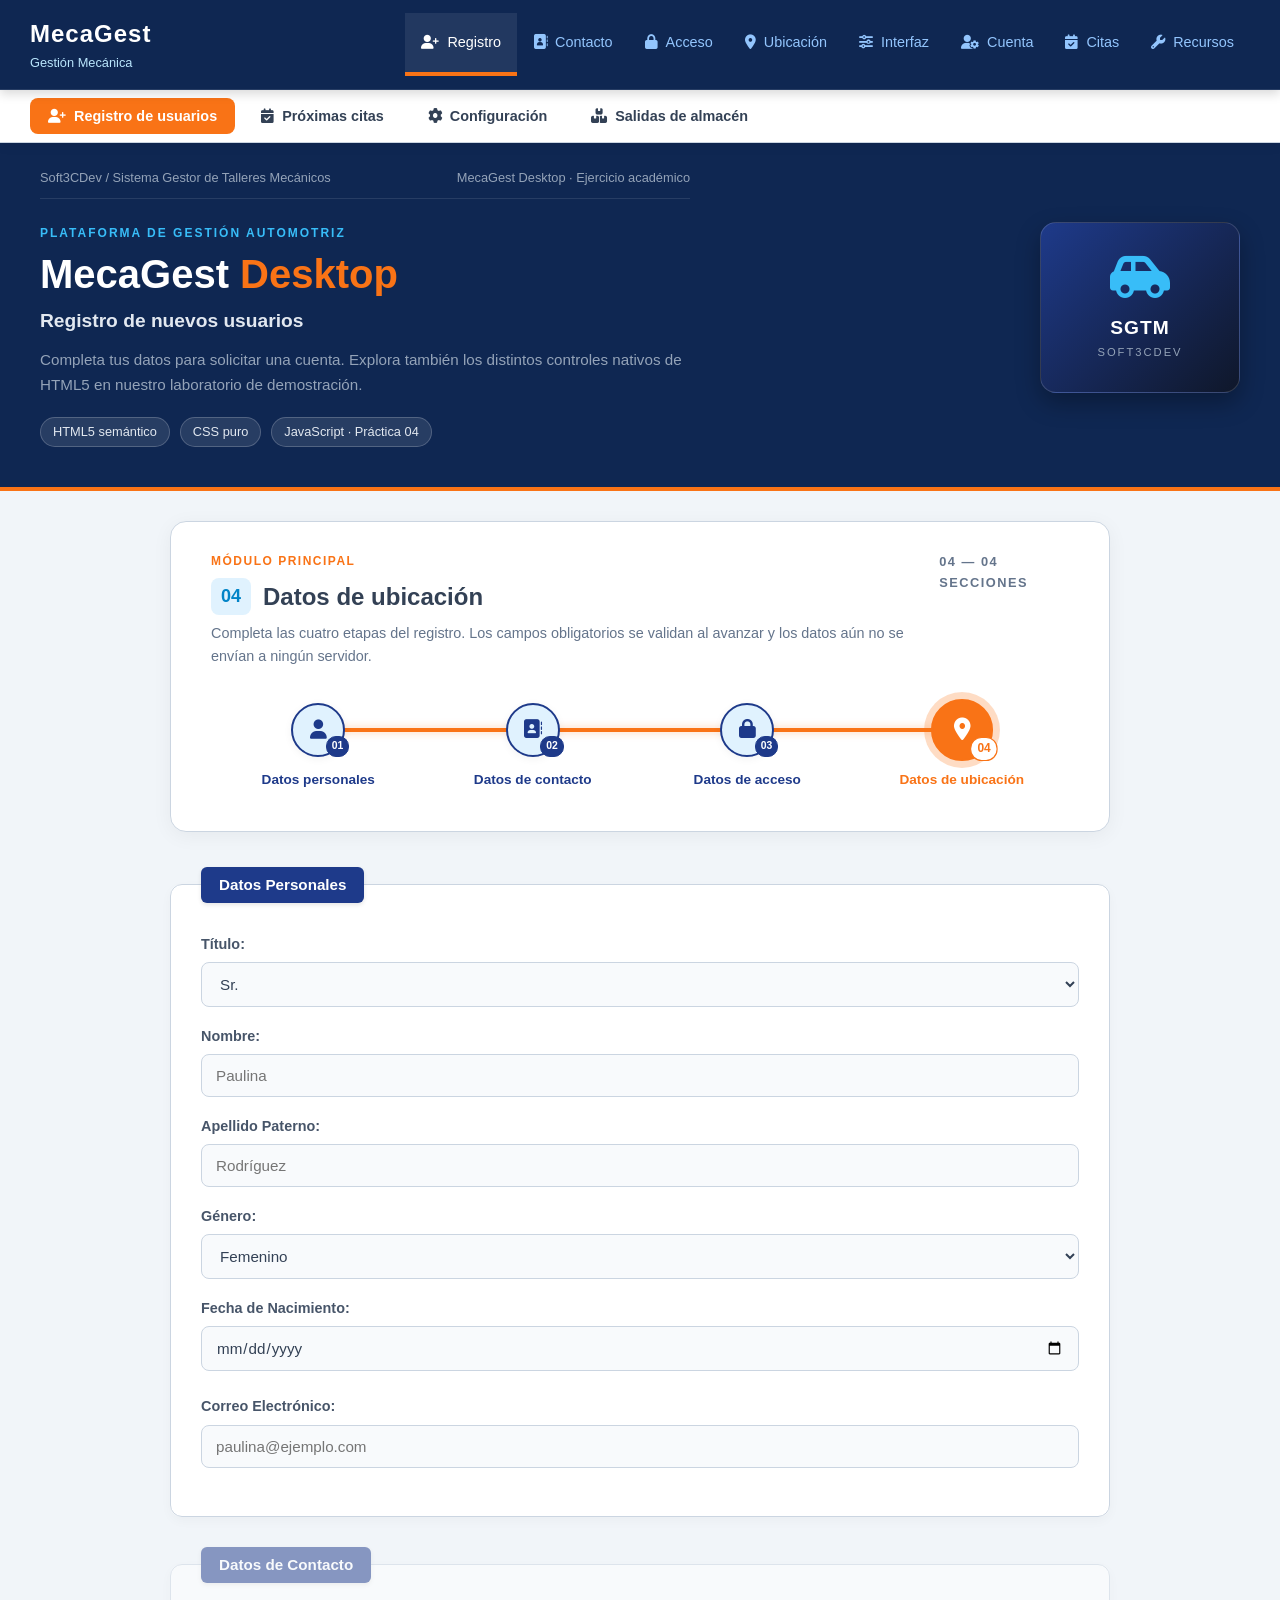
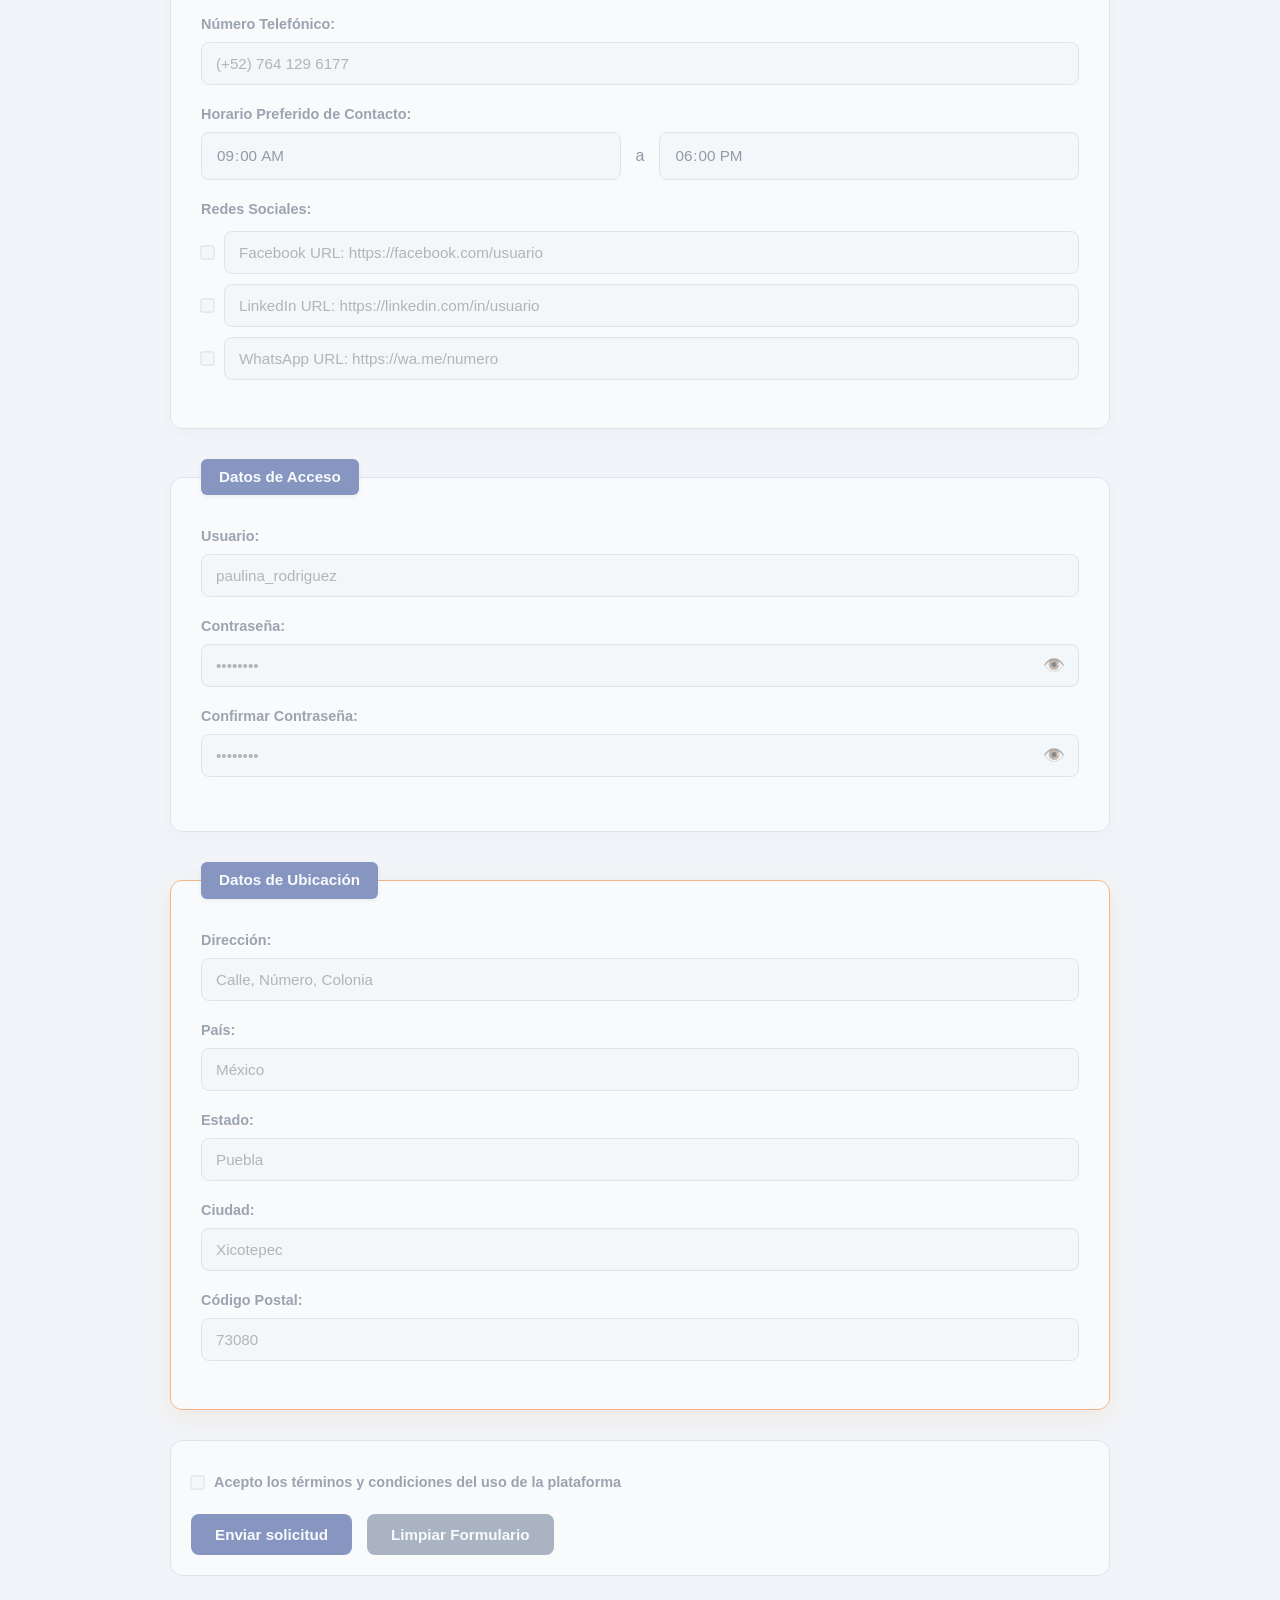
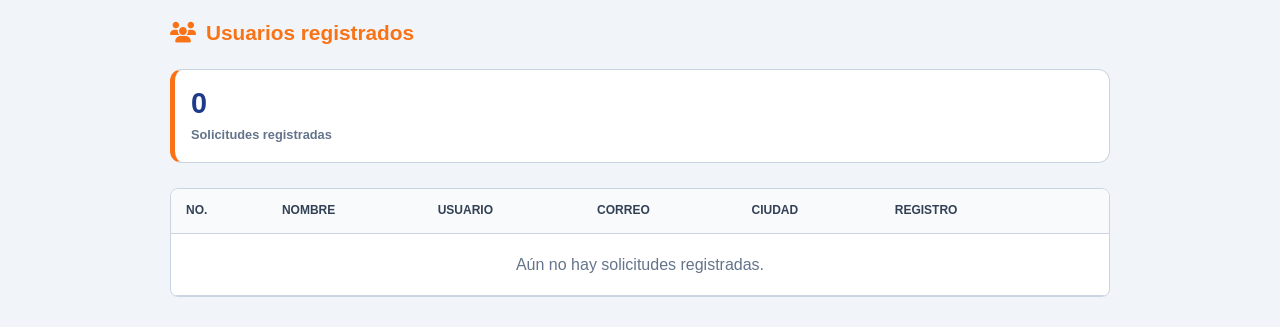
<file: index.html>
<!DOCTYPE html>
<html lang="es">
  <head>
    <meta charset="UTF-8">
    <meta http-equiv="refresh" content="0; url=Practica04/Registro.html">
    <script>
      window.location.replace("Practica04/Registro.html");
    </script>
  </head>
  <body>
    <p>si no redirige solo, <a href="Practica04/Registro.html"> haz clic aquí</a>.</p>
  </body>
</html>
</file>
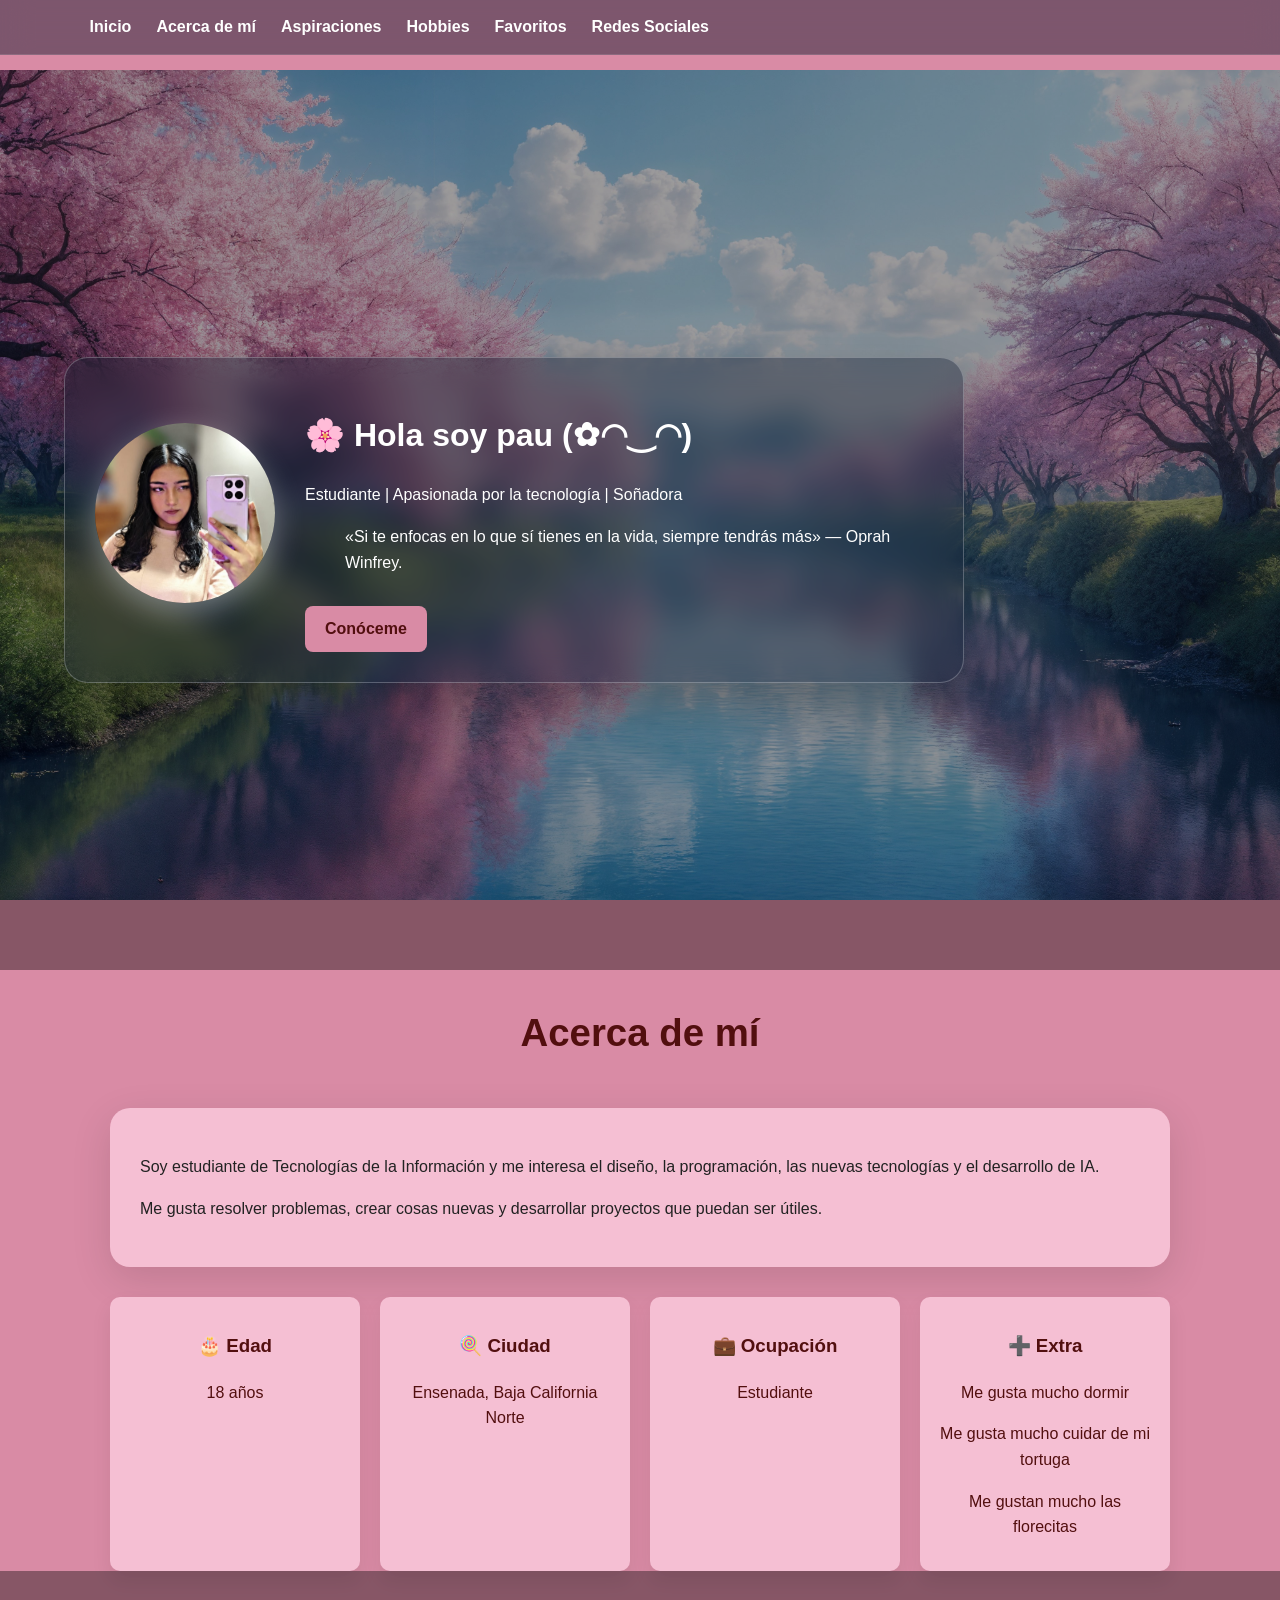
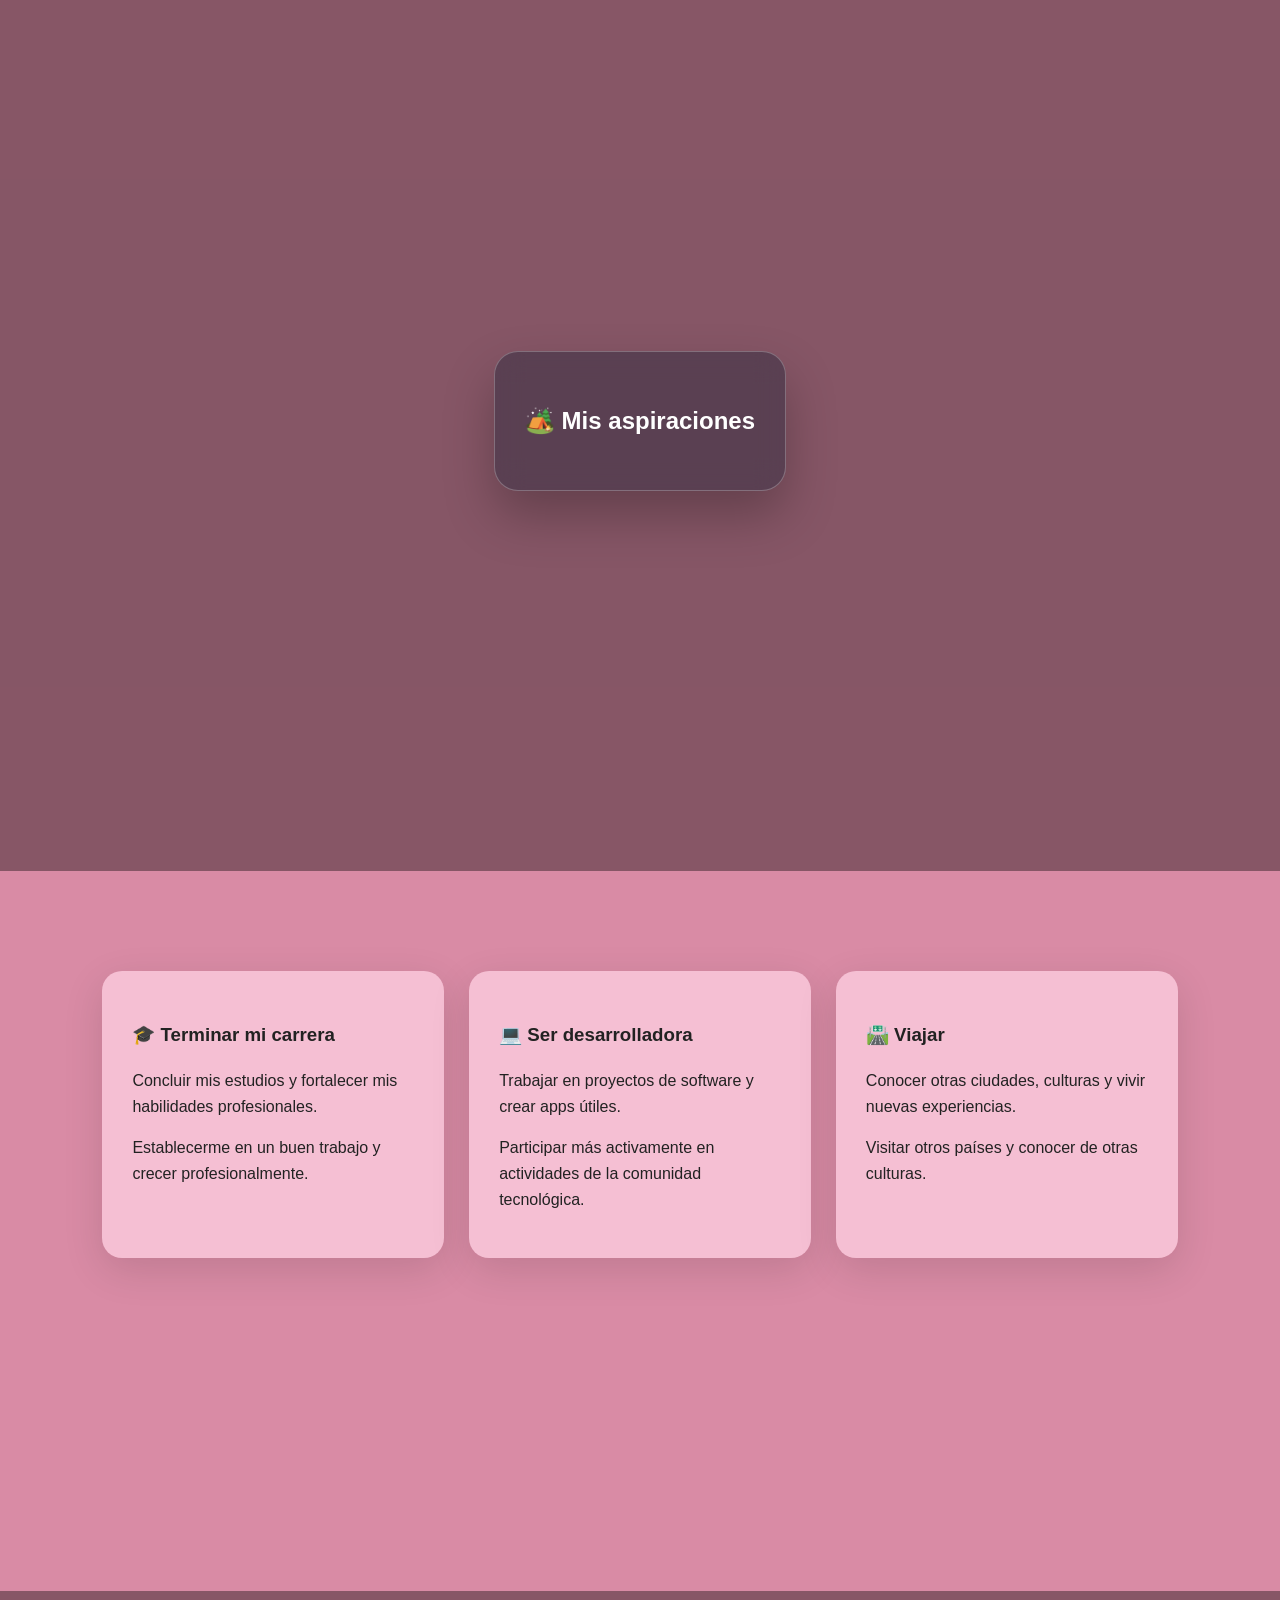
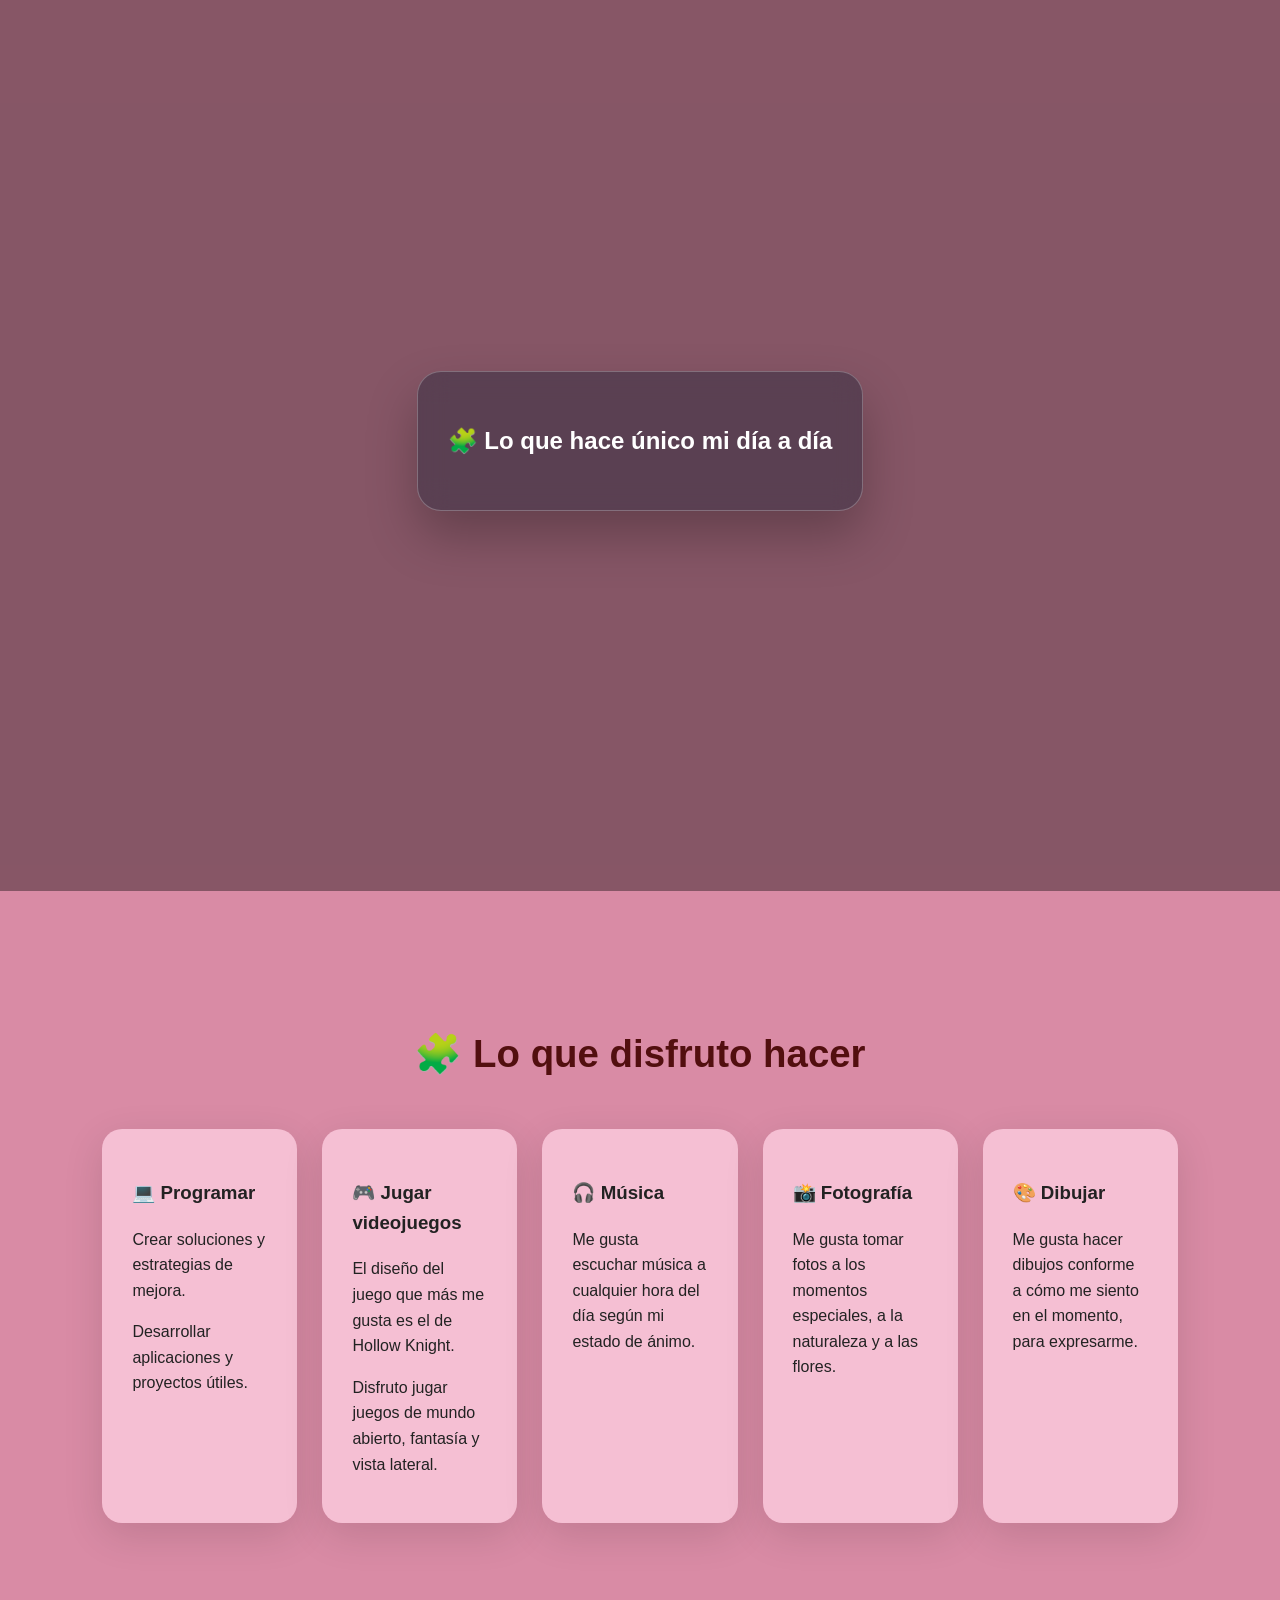
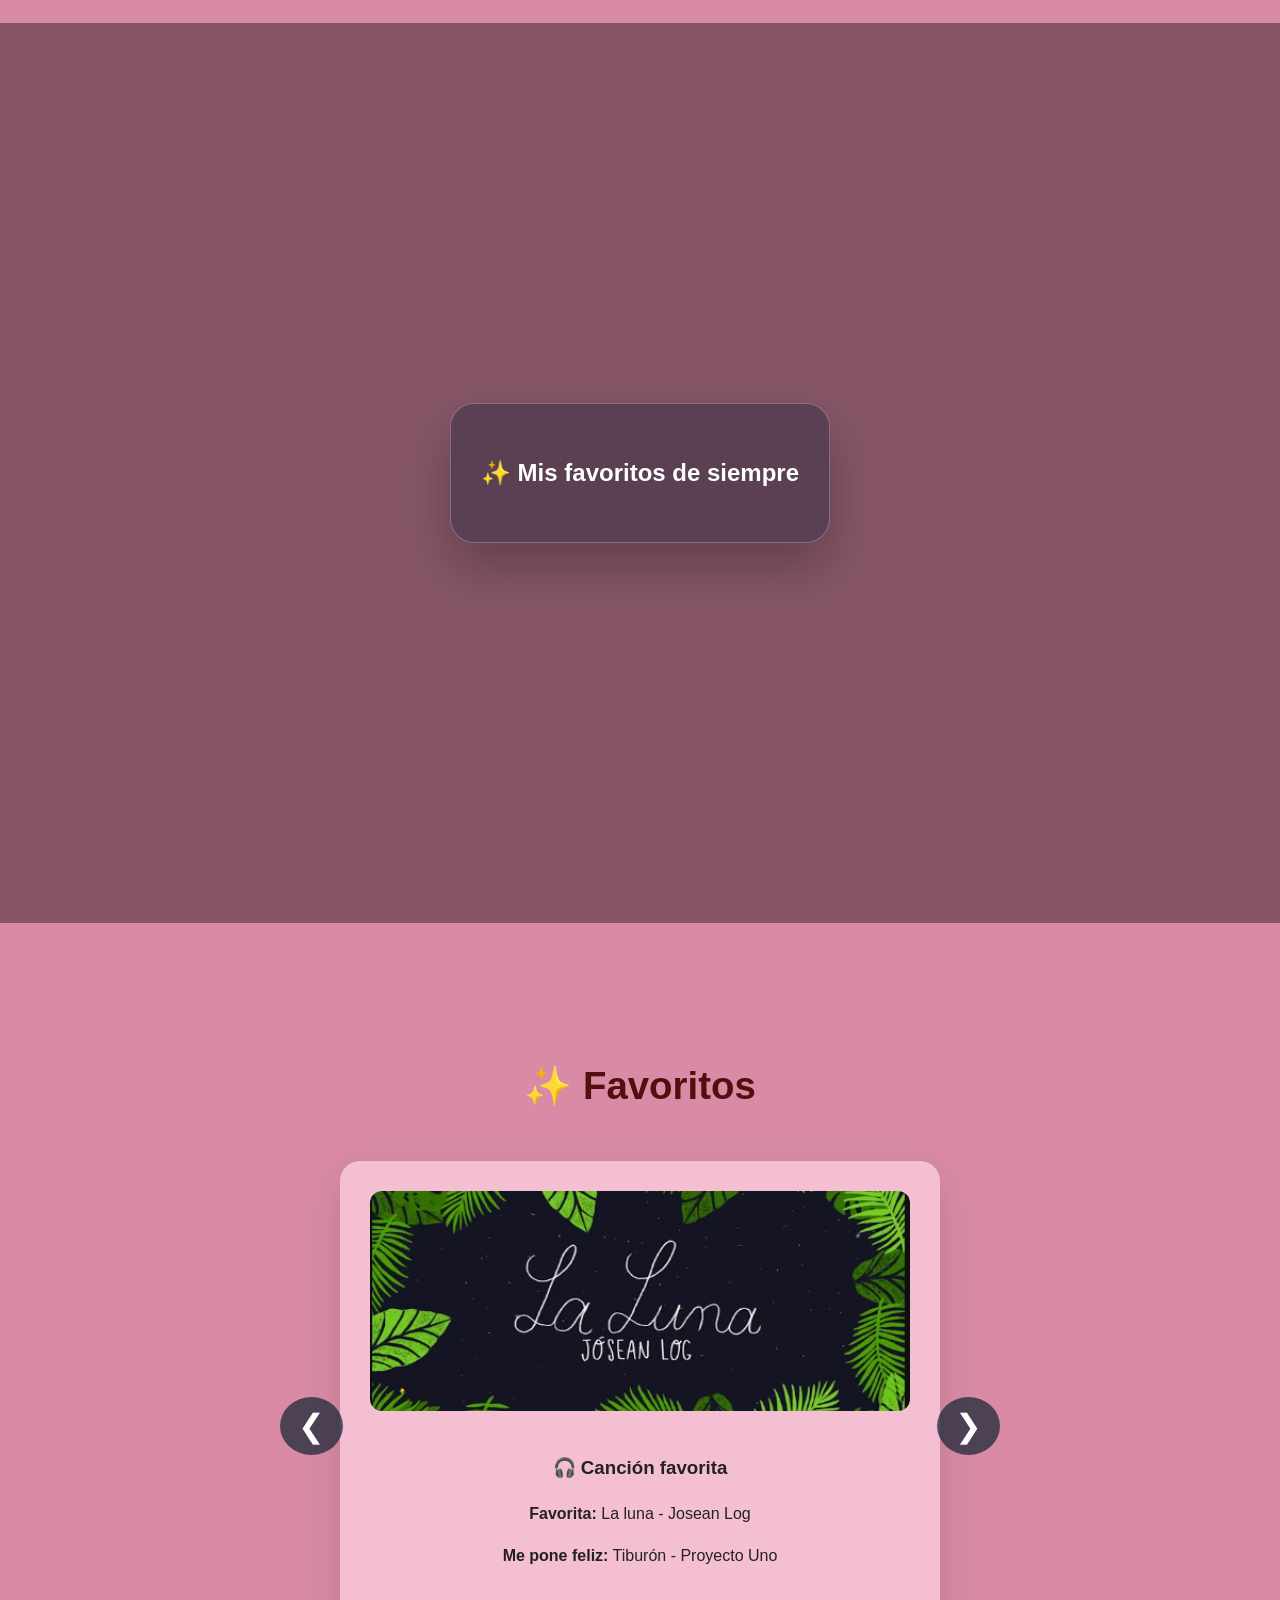
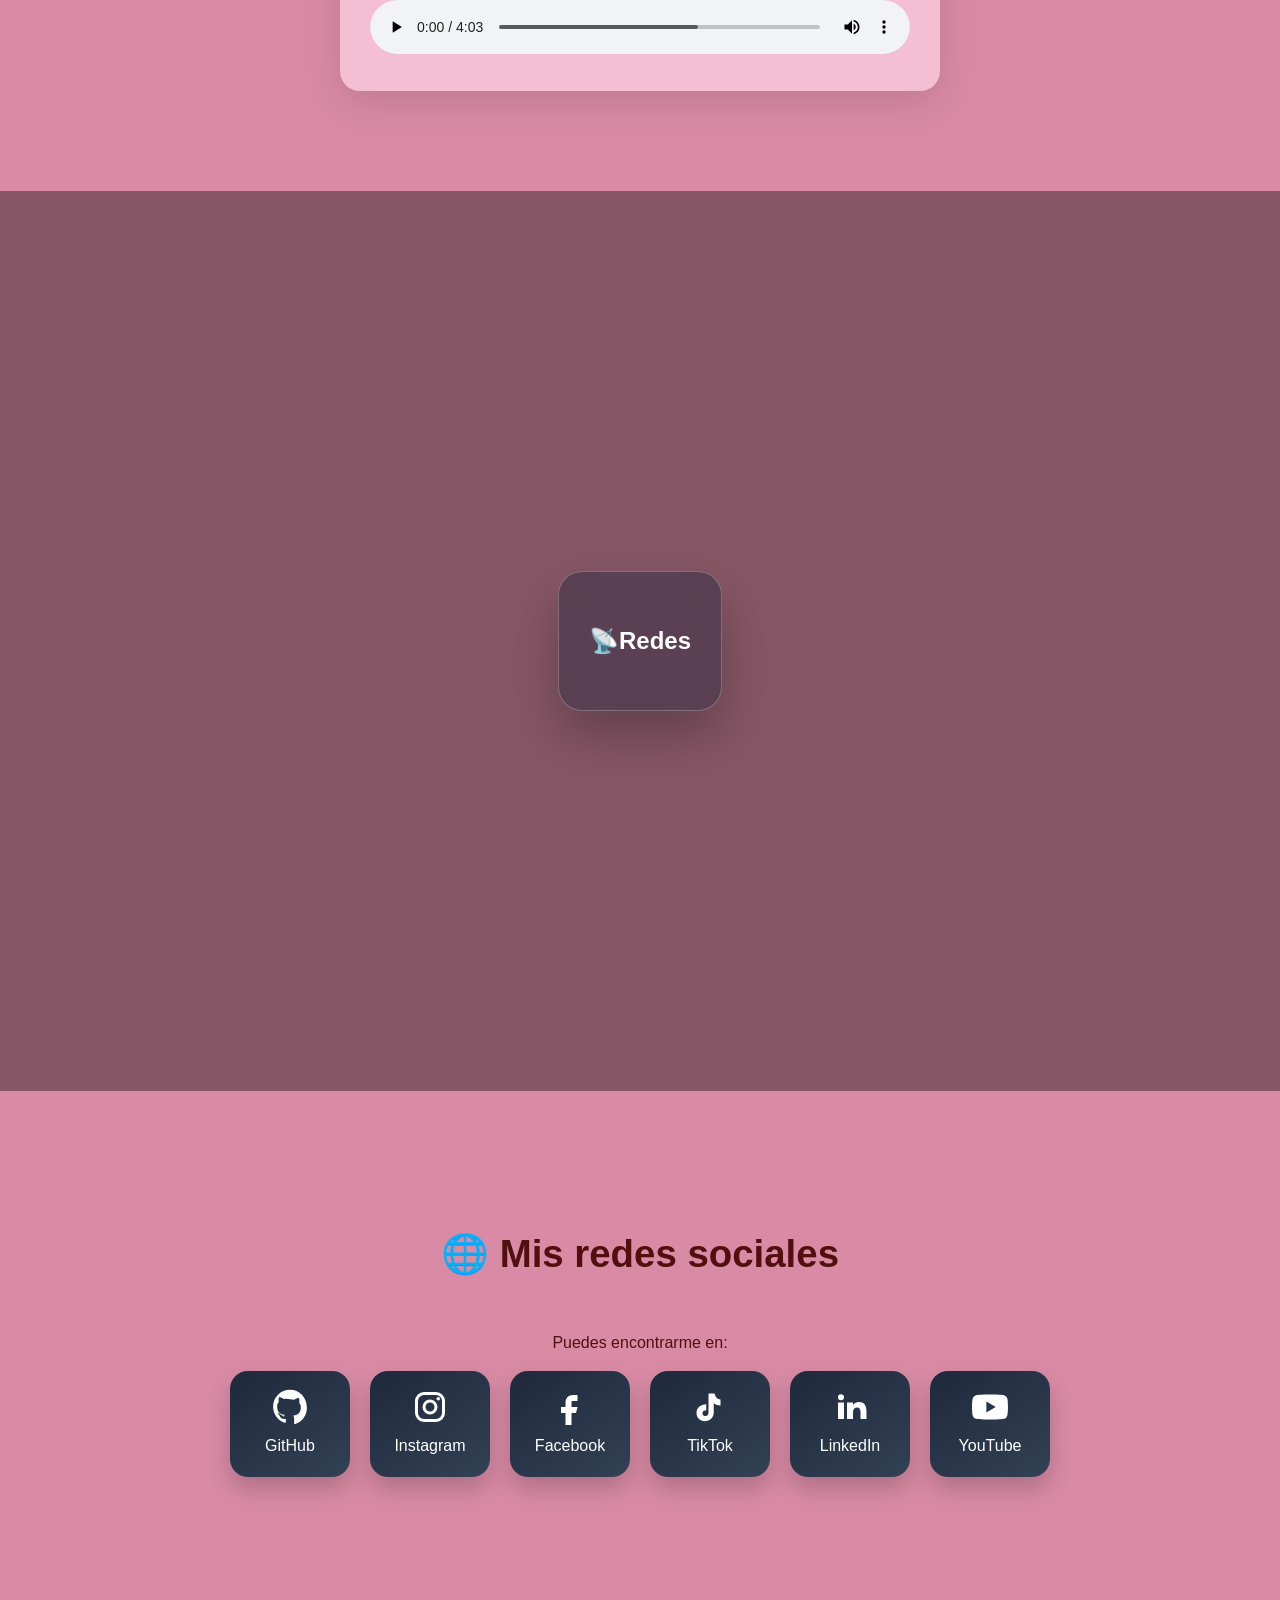
<file: MiPerfil.html>
<!DOCTYPE html>
<html lang="es">
<head>
    <meta charset="UTF-8">
    <meta name="viewport" content="width=device-width, initial-scale=1.0">
    <meta name="description" content="Mi perfil de estudiante">
    <title>Paulina Myllely Angelyn Rodriguez Hernandez - T.S.U. en Desarrollo de Software</title>
    <link id="mi-favicon" rel="icon" href="Practica03/assets/yop.jpeg" type="image/jpeg">
    <link rel="stylesheet" href="Practica03/CSS/styles.CSS">
</head>
<body>

    <!--======================-->
    <!-- NAVEGACIÓN -->
    <!--======================-->
    <nav>
        <ul>
            <li class="menu_option"><a href="#inicio">Inicio</a></li>
            <li class="menu_option"><a href="#acercaDeMi">Acerca de mí</a></li>
            <li class="menu_option"><a href="#aspiraciones">Aspiraciones</a></li>
            <li class="menu_option"><a href="#hobbies">Hobbies</a></li>
            <li class="menu_option"><a href="#favoritos">Favoritos</a></li>
            <li class="menu_option"><a href="#redes">Redes Sociales</a></li>
        </ul>
    </nav>

    <!--======================-->
    <!-- HEADER / HERO -->
    <!--======================-->
    <header id="inicio" class="parallax parallax-1">
        <div class="glass hero-card">
            <img src="Practica03/assets/yop.jpeg" class="profile-img" alt="Foto de perfil">

            <div class="profile-content">
                <h1>🌸 Hola soy pau (✿◠‿◠)</h1>
                <p>Estudiante | Apasionada por la tecnología | Soñadora</p>
                <blockquote>
                    «Si te enfocas en lo que sí tienes en la vida, siempre tendrás más» — Oprah Winfrey.
                </blockquote>
                <a href="#acercaDeMi" class="boton">Conóceme</a>
            </div>
        </div>
    </header>

    <!--======================-->
    <!-- ACERCA DE MÍ -->
    <!--======================-->
    <section id="acercaDeMi" class="section contenedor">
        <h2>Acerca de mí</h2>
        
        <div class="card">
            <p>Soy estudiante de Tecnologías de la Información y me interesa el diseño, la programación, las nuevas tecnologías y el desarrollo de IA.</p>
            <p>Me gusta resolver problemas, crear cosas nuevas y desarrollar proyectos que puedan ser útiles.</p>
        </div>

        <div class="datos">
            <article>
                <h3>🎂 Edad</h3>
                <p>18 años</p>
            </article>
            <article>
                <h3>🍭 Ciudad</h3>
                <p>Ensenada, Baja California Norte</p>
            </article>
            <article>
                <h3>💼 Ocupación</h3>        
                <p>Estudiante</p>
            </article>
            <article>
                <h3>➕ Extra</h3>
                <p>Me gusta mucho dormir</p>
                <p>Me gusta mucho cuidar de mi tortuga</p>
                <p>Me gustan mucho las florecitas</p>
            </article>
        </div>
    </section>

    <!-- SEPARADOR PARALLAX -->
    <div class="parallax parallax-2">
        <div class="glass">
            <h2>🏕️ Mis aspiraciones</h2>
        </div>
    </div>

    <!--======================-->
    <!-- CONTENIDO DE ASPIRACIONES -->
    <!--======================-->
    <section id="aspiraciones" class="seccion">
        <div class="grid">
            <article class="card">
                <h3>🎓 Terminar mi carrera</h3>
                <p>Concluir mis estudios y fortalecer mis habilidades profesionales.</p>
                <p>Establecerme en un buen trabajo y crecer profesionalmente.</p>
            </article>
            <article class="card">
                <h3>💻 Ser desarrolladora</h3>
                <p>Trabajar en proyectos de software y crear apps útiles.</p>
                <p>Participar más activamente en actividades de la comunidad tecnológica.</p>
            </article>
            <article class="card">
                <h3>🛣️ Viajar</h3>
                <p>Conocer otras ciudades, culturas y vivir nuevas experiencias.</p>
                <p>Visitar otros países y conocer de otras culturas.</p>
            </article>
        </div>
    </section>

    <!-- SEPARADOR PARALLAX -->
    <div class="parallax parallax-3">
        <div class="glass">
            <h2>🧩 Lo que hace único mi día a día</h2>
        </div>
    </div>

    <!--======================-->
    <!-- HOBBIES -->
    <!--======================-->
    <section id="hobbies" class="seccion solido-3">
        <h2>🧩 Lo que disfruto hacer</h2>
        <div class="grid cinco">
            <article class="card">
                <h3>💻 Programar</h3>
                <p>Crear soluciones y estrategias de mejora.</p>
                <p>Desarrollar aplicaciones y proyectos útiles.</p>
            </article>
            <article class="card">
                <h3>🎮 Jugar videojuegos</h3>
                <p>El diseño del juego que más me gusta es el de Hollow Knight.</p>
                <p>Disfruto jugar juegos de mundo abierto, fantasía y vista lateral.</p>
            </article>
            <article class="card">
                <h3>🎧 Música</h3>
                <p>Me gusta escuchar música a cualquier hora del día según mi estado de ánimo.</p>
            </article>
            <article class="card">
                <h3>📸 Fotografía</h3>
                <p>Me gusta tomar fotos a los momentos especiales, a la naturaleza y a las flores.</p>
            </article>
            <article class="card">
                <h3>🎨 Dibujar</h3>
                <p>Me gusta hacer dibujos conforme a cómo me siento en el momento, para expresarme.</p>
            </article>
        </div>
    </section>

    <!-- SEPARADOR PARALLAX -->
    <div class="parallax parallax-4">
        <div class="glass">
            <h2>✨ Mis favoritos de siempre</h2>
        </div>
    </div>


<!--======================-->
<!-- FAVORITOS CON CARRUSEL Y MÚSICA -->
<!--======================-->
    <section id="favoritos" class="seccion">
    <h2>✨ Favoritos</h2>
    
    <div class="carrusel-contenedor">
        <button class="carrusel-btn prev" onclick="moverCarrusel(-1)">&#10094;</button>
        
        <div class="carrusel-track">
            <!-- Tarjeta 1: Canción Favorita -->
            <article class="card carrusel-item active">
                <img src="Practica03/assets/musica.png" alt="La Luna Josean Log">
                <h3>🎧 Canción favorita</h3>
                <p><strong>Favorita:</strong> La luna - Josean Log</p>
                <p><strong>Me pone feliz:</strong> Tiburón - Proyecto Uno</p>
                <!-- Reproductor de audio HTML5 -->
                <audio controls class="reproductor-audio">
                    <source src="Practica03/assets/la_luna.mp3" type="audio/mpeg">
                    Tu navegador no soporta el elemento de audio.
                </audio>
            </article>

            <!-- Tarjeta 2: Libro Favorito -->
            <article class="card carrusel-item">
                <img src="Practica03/assets/libro.png" alt="Los ojos de mi princesa">
                <p>Los ojos de mi princesa — Carlos Cuauhtémoc Sánchez.</p>
                <a href="https://share.google/7ulC2MVolhGOP4Ogy" target="_blank" class="boton" style="margin-top: 10px;">
                    📖 Leer / Descargar PDF
                </a>
            </article>

            <!-- Tarjeta 3: Película Favorita -->
            <article class="card carrusel-item">
                 <video controls width="100%">
                    <source src="Practica03/assets/pelicula.mp4" type="video/mp4">
                    Tu navegador no soporta la reproducción de este video.
                </video>
                <h3>🌎 Película favorita</h3>
                <p>Avatar 1 (James Cameron)</p>
            </article>

            <!-- Tarjeta 4: Videojuego Favorito -->
            <article class="card carrusel-item">
                <img src="Practica03/assets/videoJuego.avif" alt="Minecraft">
                <h3>🎮 Videojuego favorito</h3>
                <p>Minecraft ❤️</p>
            </article>
        </div>

        <button class="carrusel-btn next" onclick="moverCarrusel(1)">&#10095;</button>
    </div>
</section>

<!-- Script para el control del carrusel -->
<script>
    let indiceActual = 0;
    const items = document.querySelectorAll('.carrusel-item');

    function moverCarrusel(direccion) {
        items[indiceActual].classList.remove('active');
        indiceActual = (indiceActual + direccion + items.length) % items.length;
        items[indiceActual].classList.add('active');
    }
</script>

    <!-- SEPARADOR PARALLAX -->
    <div class="parallax parallax-5">
        <div class="glass">
            <h2>📡Redes</h2>
        </div>
    </div>

    <!--======================-->
    <!-- REDES SOCIALES -->
    <!--======================-->
    <section id="redes" class="seccion redes">
        <h2>🌐 Mis redes sociales</h2>
        <p>Puedes encontrarme en:</p>

        <div class="redes-sociales">
            <a href="https://github.com/settings/profile" target="_blank" aria-label="GitHub">
                <svg viewBox="0 0 24 24"><path fill="currentColor" d="M12 .5C5.73.5.75 5.48.75 11.75c0 5.01 3.24 9.26 7.73 10.76.56.1.77-.24.77-.54 0-.27-.01-1.16-.02-2.1-3.15.68-3.81-1.34-3.81-1.34-.51-1.3-1.25-1.65-1.25-1.65-1.02-.7.08-.68.08-.68 1.13.08 1.73 1.16 1.73 1.16 1 .1 1.54.76 1.91 1.33.1-.72.39-1.21.71-1.49-2.52-.29-5.17-1.26-5.17-5.6 0-1.24.44-2.25 1.16-3.04-.12-.29-.5-1.46.11-3 0 0 .95-.3 3.11 1.16A10.8 10.8 0 0112 6.84c.96 0 1.93.13 2.83.38 2.16-1.46 3.11-1.16 3.11-1.16.61 1.54.23 2.71.11 3 .72.79 1.16 1.8 1.16 3.04 0 4.35-2.66 5.31-5.19 5.59.4.34.75 1.02.75 2.06 0 1.49-.01 2.69-.01 3.06 0 .3.2.65.78.54 4.48-1.5 7.72-5.75 7.72-10.76C23.25 5.48 18.27.5 12 .5z"/></svg>
                <span>GitHub</span>
            </a>

            <a href="https://www.instagram.com/canel_haaa?mdxt=OGt1YXkxaHVyZHFn" target="_blank" aria-label="Instagram">
                <svg viewBox="0 0 24 24"><rect x="3" y="3" width="18" height="18" rx="5" fill="none" stroke="currentColor" stroke-width="2"/><circle cx="12" cy="12" r="4" fill="none" stroke="currentColor" stroke-width="2"/><circle cx="17.5" cy="6.5" r="1.2" fill="currentColor"/></svg>
                <span>Instagram</span>
            </a>

            <a href="https://www.facebook.com/share/1QMWiBWzdT/" target="_blank" aria-label="Facebook">
                <svg viewBox="0 0 24 24"><path fill="currentColor" d="M14 8h3V4h-3c-3 0-5 2-5 5v3H6v4h3v8h4v-8h3l1-4h-4V9c0-.7.3-1 1-1z"/></svg>
                <span>Facebook</span>
            </a>

            <a href="https://www.tiktok.com/@millrhh" target="_blank" aria-label="TikTok">
                <svg viewBox="0 0 24 24"><path fill="currentColor" d="M15 3c.5 2.3 1.8 3.8 4 4v4c-1.7 0-3.2-.5-4.5-1.5v6c0 3.6-2.6 6-6 6-3.2 0-5.5-2.4-5.5-5.5 0-3.4 2.7-5.8 6.5-5.8v4c-1.5 0-2.5.7-2.5 1.9 0 1.1.8 1.9 1.9 1.9 1.3 0 2.1-.9 2.1-2.4V3z"/></svg>
                <span>TikTok</span>
            </a>

            <a href="https://www.linkedin.com/" target="_blank" aria-label="LinkedIn">
                <svg viewBox="0 0 24 24"><rect x="4" y="9" width="4" height="11" fill="currentColor"/><circle cx="6" cy="5.5" r="2" fill="currentColor"/><path fill="currentColor" d="M10 9h4v1.6c1-1.3 2.2-2 4-2 3.2 0 5 2.1 5 6.2V20h-4v-4.6c0-2-.7-3.1-2.2-3.1-1.8 0-2.8 1.3-2.8 3.4V20h-4z"/></svg>
                <span>LinkedIn</span>
            </a>

            <a href="https://youtube.com/@ma.guadalupehernandezherna2812?si=dILGugluaalQM-V5" target="_blank" aria-label="YouTube">
                <svg viewBox="0 0 24 24" aria-hidden="true">
                    <path fill="white" d="M23.5 6.2a3 3 0 0 0-2.1-2.1C19.5 3.6 12 3.6 12 3.6s-7.5 0-9.4.5A3 3 0 0 0 .5 6.2C0 8.1 0 12 0 12s0 3.9.5 5.8a3 3 0 0 0 2.1 2.1c1.9.5 9.4.5 9.4.5s7.5 0 9.4-.5a3 3 0 0 0 2.1-2.1c.5-1.9.5-5.8.5-5.8s0-3.9-.5-5.8z"/>
                    <polygon fill="#24344D" points="9.6,8.4 9.6,15.6 15.8,12"/>
                </svg>    
                <span>YouTube</span>
            </a>
        </div>
    </section>

</body>
</html>
</file>
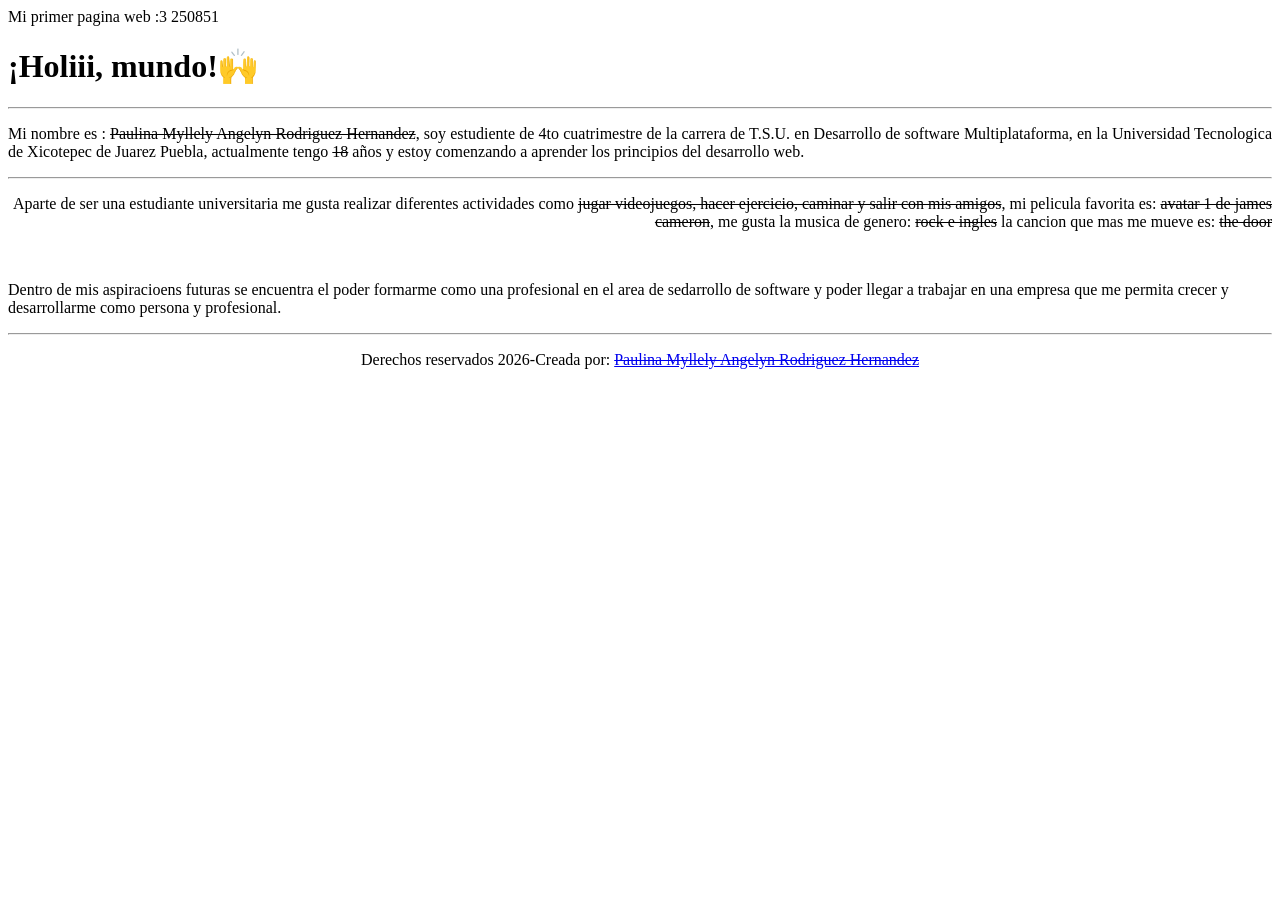
<file: Practica02/HelloWorld.html>
<!DOCTYPE html>
<html lang=" es_MX">
<head>
    <meta charset="UTF-8">
    <meta name="viewport" content="widith=device-widith, initial-scale=1.0">
    <tittle> Mi primer pagina web :3 250851</tittle>
    <link rel="icon" type="image/x-jpg" href="pillo2.jpg">

</head>
<boody>
    <h1>¡Holiii, mundo!🙌</h1>
    <hr>
    <p align="justify"> Mi nombre es : <s>Paulina Myllely Angelyn Rodriguez Hernandez</s>, soy estudiente de 4to cuatrimestre
         de la carrera de T.S.U. en Desarrollo de software Multiplataforma, en la Universidad Tecnologica de
          Xicotepec de Juarez Puebla, actualmente tengo <s>18</s> años y estoy comenzando a aprender los principios
        del desarrollo web.
     </p>
        <hr>
        <p align="right">Aparte de ser una estudiante universitaria me gusta realizar diferentes actividades como <s>jugar videojuegos,
            hacer ejercicio, caminar y salir con mis amigos</s>, mi pelicula favorita es: <s>avatar 1 de james cameron</s>,
             me gusta la musica de genero: <s>rock e ingles</s> la cancion que mas me mueve es: <s>the door</s></p>
             <br>
             <p align="left">
             Dentro de mis aspiracioens futuras se encuentra el poder formarme como una profesional en el area de sedarrollo
              de software y poder llegar a trabajar en una empresa que me permita crecer y desarrollarme como persona y profesional.
            </p>
</boody>
<hr>
<footer>
    <p align="center">Derechos reservados 2026-Creada por: <a href="https://github.com/250851pau"><s>Paulina Myllely Angelyn Rodriguez Hernandez</s>
    </a></p>
</footer>
</html>
</file>
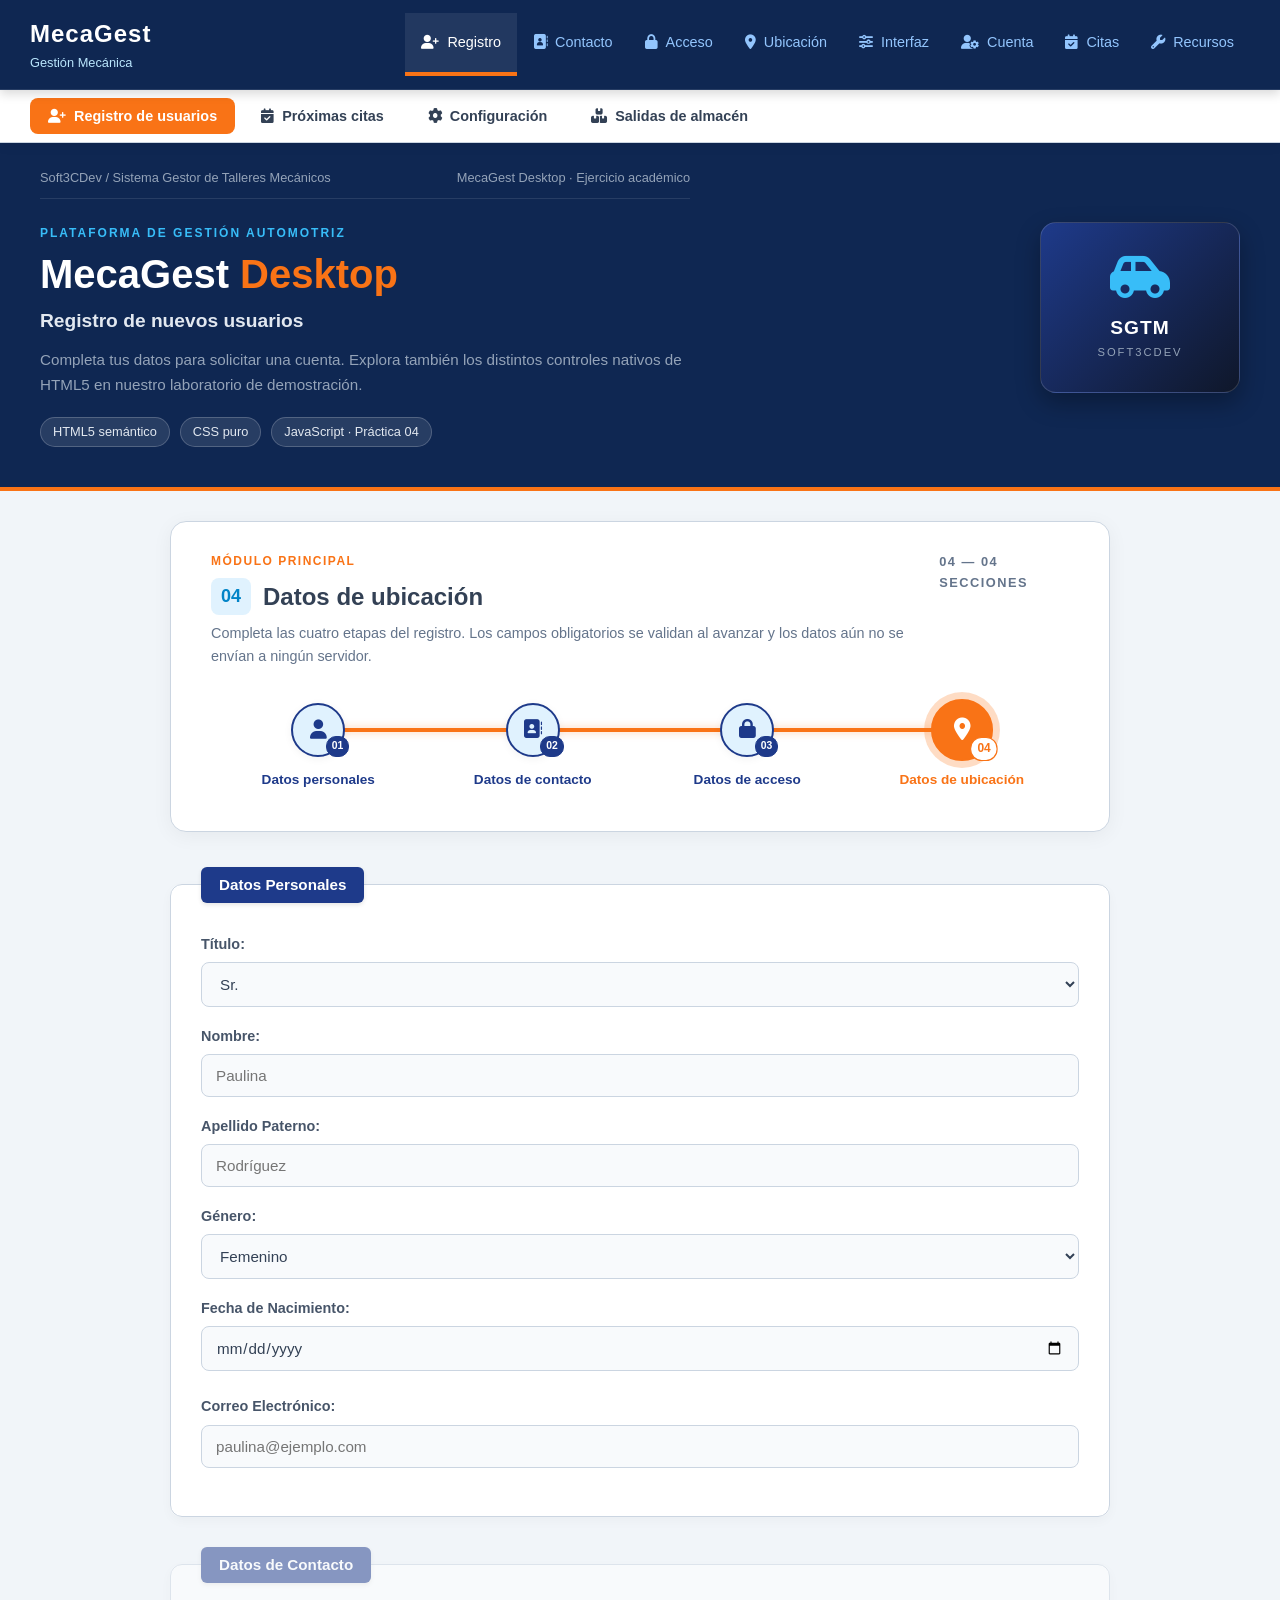
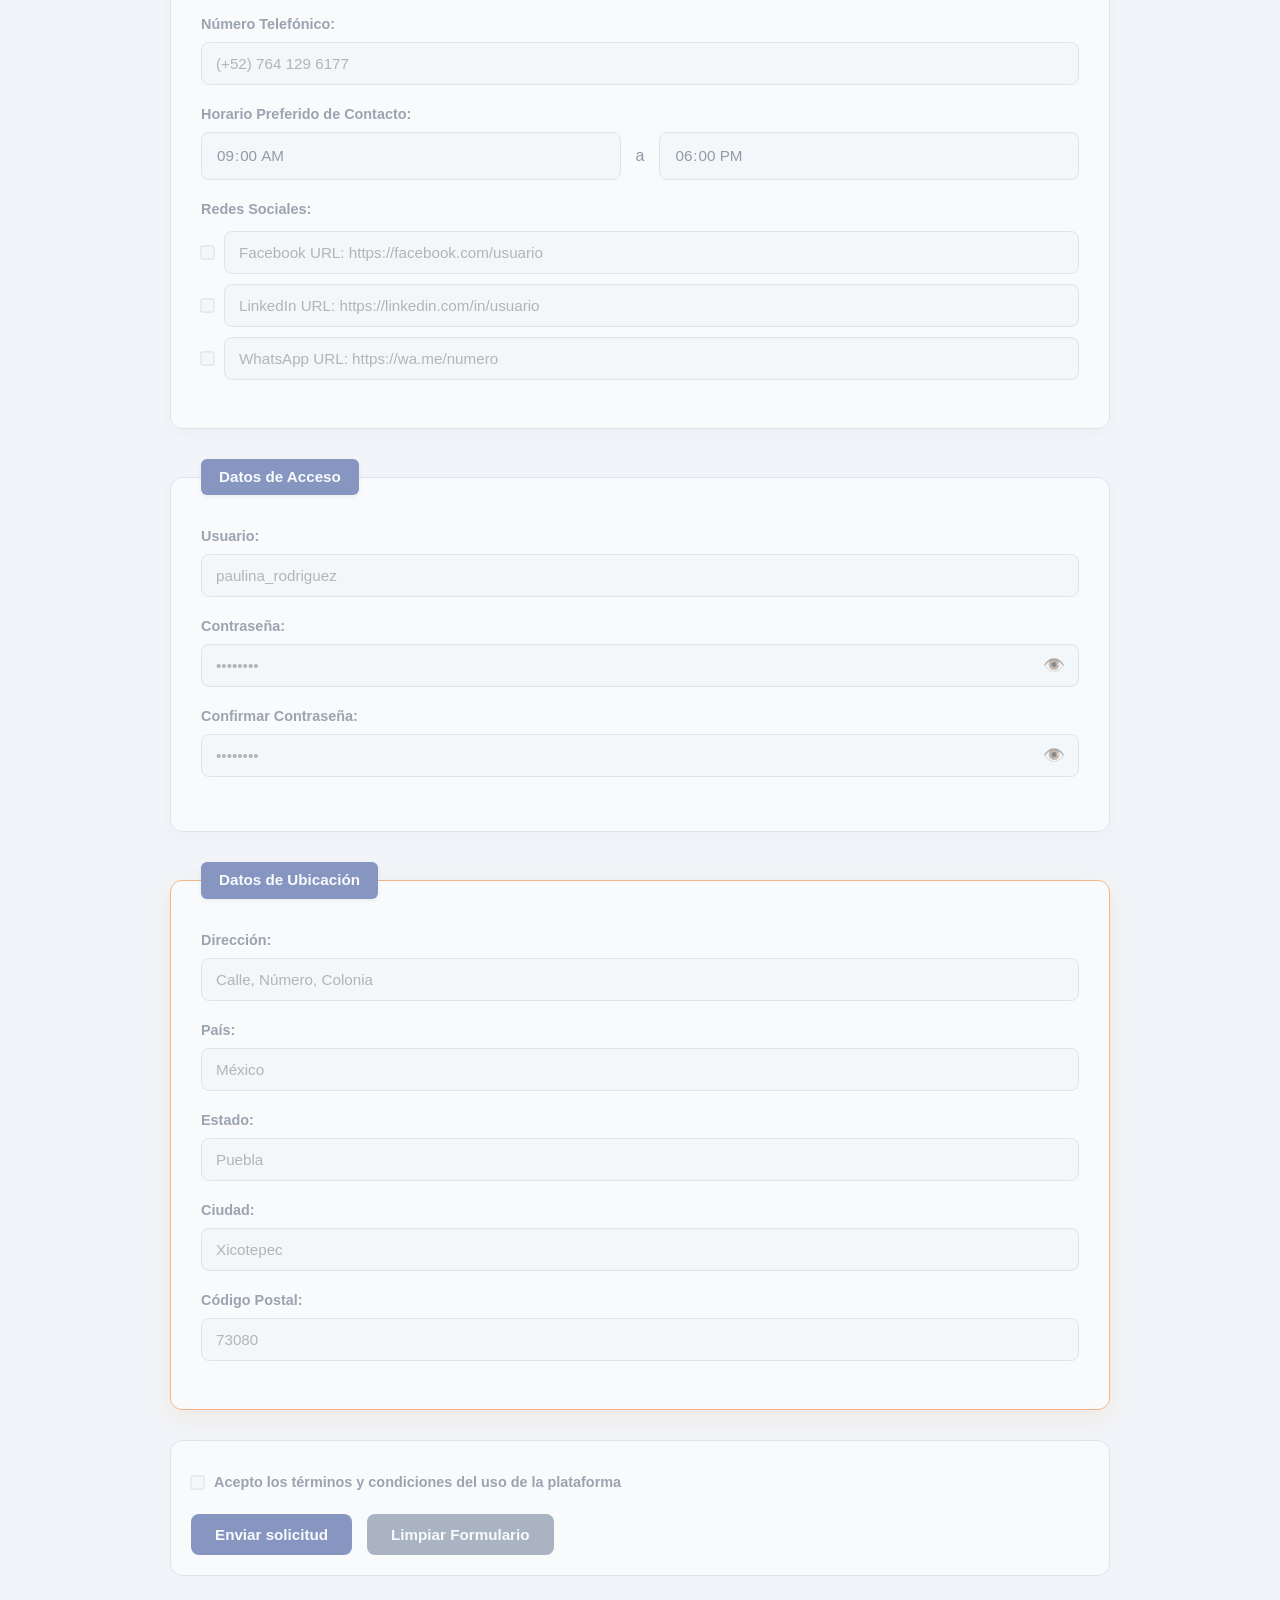
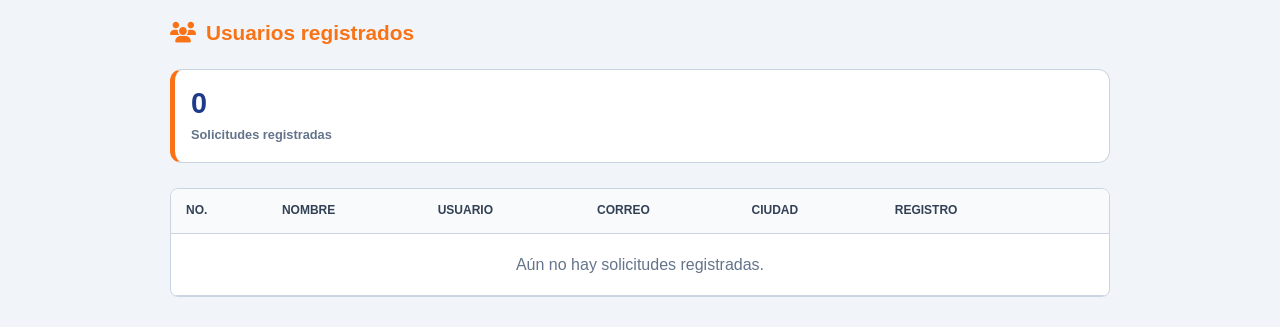
<file: Practica04/Registro.html>
<!DOCTYPE html>
<html lang="es">
<head>
<meta charset="UTF-8">
<meta name="viewport" content="width=device-width, initial-scale=1.0">
<title>MecaGest - Sistema de Gestión Mecánica</title>
<link rel="stylesheet" href="https://cdnjs.cloudflare.com/ajax/libs/font-awesome/6.4.0/css/all.min.css">

<style>
:root{--color-primario:#0f2752;--color-azul-medio:#1e3a8a;--color-secundario:#f97316;--color-fondo:#f1f5f9;--color-texto:#334155;--color-borde:#cbd5e1;--fondo-tarjeta:#fff;--fondo-input:#f8fafc;--color-label:#475569}
body.theme-dark{--color-primario:#0a192f;--color-azul-medio:#2563eb;--color-secundario:#f97316;--color-fondo:#0f172a;--color-texto:#f1f5f9;--color-borde:#334155;--fondo-tarjeta:#1e293b;--fondo-input:#0f172a;--color-label:#cbd5e1}
body.theme-contrast{--color-primario:#000;--color-azul-medio:#004080;--color-secundario:#f60;--color-fondo:#fff;--color-texto:#000;--color-borde:#000;--fondo-tarjeta:#fff;--fondo-input:#fff;--color-label:#000}
*{box-sizing:border-box;margin:0;padding:0}
html{scroll-behavior:smooth;font-size:16px}
body{font-family:'Segoe UI',Roboto,Helvetica,Arial,sans-serif;background:var(--color-fondo);color:var(--color-texto);line-height:1.6;display:flex;flex-direction:column;min-height:100vh;transition:background-color .3s,color .3s}
.sidebar{width:100%;background:var(--color-primario);color:#fff;position:sticky;top:0;display:flex;align-items:center;justify-content:space-between;padding:0 30px;box-shadow:0 4px 10px rgba(0,0,0,.15);z-index:1000;border-bottom:1px solid rgba(255,255,255,.1)}
.sidebar-brand{padding:15px 0}
.sidebar-brand h1{font-size:1.5rem;letter-spacing:1px;color:#fff}
.sidebar-brand p{font-size:.8rem;color:#bae6fd}
.sidebar-menu{list-style:none;display:flex;align-items:center;overflow-x:auto}
.sidebar-menu li a{display:flex;align-items:center;padding:18px 16px;color:#93c5fd;text-decoration:none;font-weight:500;font-size:.9rem;transition:all .3s;white-space:nowrap;border-bottom:4px solid transparent}
.sidebar-menu li a:hover,.sidebar-menu li a.active{background:rgba(255,255,255,.08);color:#fff;border-bottom-color:var(--color-secundario)}
.sidebar-menu li a i{margin-right:8px}
.hero-banner{background:var(--color-primario);color:#fff;padding:25px 40px 40px;border-bottom:4px solid var(--color-secundario)}
.hero-meta-bar{display:flex;justify-content:space-between;font-size:.8rem;color:#94a3b8;margin-bottom:25px;border-bottom:1px solid rgba(255,255,255,.1);padding-bottom:10px}
.hero-container{max-width:1300px;margin:0 auto;display:flex;justify-content:space-between;align-items:center;gap:30px}
.hero-content{max-width:800px}
.hero-tagline{font-size:.75rem;font-weight:700;letter-spacing:2px;color:#38bdf8;display:block;margin-bottom:8px}
.hero-title{font-size:2.5rem;font-weight:800;line-height:1.1;margin-bottom:10px}
.hero-title span{color:var(--color-secundario)}
.hero-subtitle{font-size:1.2rem;font-weight:600;color:#e2e8f0;margin-bottom:12px}
.hero-description{font-size:.95rem;color:#94a3b8;margin-bottom:20px;max-width:650px}
.hero-pills{display:flex;gap:10px;flex-wrap:wrap}
.pill{background:rgba(255,255,255,.1);border:1px solid rgba(255,255,255,.2);color:#e2e8f0;padding:4px 12px;border-radius:20px;font-size:.8rem;font-weight:500}
.hero-logo-card{background:linear-gradient(135deg,#1e3a8a,#0f172a);border:1px solid rgba(255,255,255,.15);border-radius:16px;padding:30px;text-align:center;width:200px;box-shadow:0 10px 25px rgba(0,0,0,.3)}
.hero-logo-card i{font-size:3rem;color:#38bdf8;margin-bottom:12px}
.hero-logo-card h3{font-size:1.2rem;letter-spacing:1px}
.hero-logo-card p{font-size:.7rem;color:#94a3b8;letter-spacing:2px}

/* STEPPER */
.stepper-section{background:var(--fondo-tarjeta);border-radius:16px;padding:30px 40px;box-shadow:0 4px 20px rgba(0,0,0,.05);margin-bottom:35px;border:1px solid var(--color-borde);position:sticky;top:70px;z-index:900;transition:background-color .3s}
.stepper-header{display:flex;justify-content:space-between;align-items:flex-start;margin-bottom:25px}
.stepper-badge-title{font-size:.75rem;font-weight:700;color:var(--color-secundario);letter-spacing:1.5px;display:block;margin-bottom:6px}
.stepper-title{font-size:1.5rem;color:var(--color-texto);display:flex;align-items:center;gap:12px}
.stepper-title .num-box{background:#e0f2fe;color:#0284c7;font-size:.75em;padding:4px 10px;border-radius:8px;font-weight:700}
.stepper-description{color:#64748b;font-size:.9rem;margin-top:6px}
.sections-counter{font-size:.8rem;font-weight:700;letter-spacing:1.5px;color:#64748b}
.stepper-track{display:flex;justify-content:space-between;position:relative;max-width:900px;margin:0 auto;padding:10px 0}
.stepper-line-bg,.stepper-line-progress{position:absolute;top:35px;left:12.5%;height:4px;z-index:1}
.stepper-line-bg{right:12.5%;background:var(--color-borde)}
.stepper-line-progress{width:0;background:var(--color-secundario);transition:width .4s ease;box-shadow:0 0 8px rgba(249,115,22,.4)}
.step-item{position:relative;z-index:2;display:flex;flex-direction:column;align-items:center;text-align:center;flex:1;cursor:pointer}
.step-node{position:relative;width:54px;height:54px;border-radius:50%;background:var(--fondo-tarjeta);border:2px solid var(--color-borde);display:flex;align-items:center;justify-content:center;font-size:1.2rem;color:#94a3b8;transition:all .3s;box-shadow:0 2px 8px rgba(0,0,0,.05)}
.step-badge{position:absolute;bottom:-2px;right:-6px;font-size:.65rem;font-weight:700;color:#64748b;background:var(--fondo-input);border:1px solid var(--color-borde);padding:1px 5px;border-radius:10px;transition:all .3s}
.step-label{margin-top:12px;font-size:.85rem;font-weight:600;color:#94a3b8;transition:all .3s}
.step-item.completed .step-node{border-color:var(--color-azul-medio);color:var(--color-azul-medio);background:#e0f2fe}
.step-item.completed .step-badge{background:var(--color-azul-medio);color:#fff;border-color:var(--color-azul-medio)}
.step-item.completed .step-label{color:var(--color-azul-medio)}
.step-item.active .step-node{background:var(--color-secundario);border-color:var(--color-secundario);color:#fff;transform:scale(1.15);box-shadow:0 0 0 6px rgba(249,115,22,.25)}
.step-item.active .step-badge{background:#fff;color:var(--color-secundario);border-color:var(--color-secundario)}
.step-item.active .step-label{color:var(--color-secundario);font-weight:700}

.main-wrapper{flex-grow:1;padding:30px;width:100%;max-width:1000px;margin:0 auto}
.single-column-container{display:flex;flex-direction:column;gap:30px}
fieldset{background:var(--fondo-tarjeta);border:1px solid var(--color-borde);border-radius:12px;padding:30px;box-shadow:0 4px 12px rgba(0,0,0,.03);display:flex;flex-direction:column;width:100%;scroll-margin-top:260px;transition:all .3s}
fieldset.focused-section{border-color:var(--color-secundario);box-shadow:0 8px 24px rgba(249,115,22,.18)}
legend{background:var(--color-azul-medio);color:#fff;padding:6px 18px;border-radius:6px;font-weight:600;font-size:.95rem;box-shadow:0 2px 4px rgba(0,0,0,.1)}
.form-group{margin-bottom:18px}
label{display:block;margin-bottom:6px;font-weight:600;color:var(--color-label);font-size:.9rem}
input[type=text],input[type=email],input[type=password],input[type=tel],input[type=url],input[type=date],input[type=time],input[type=month],input[type=week],input[type=datetime-local],input[type=file],select,textarea{width:100%;padding:12px 14px;border:1px solid var(--color-borde);border-radius:8px;font-size:.95rem;font-family:inherit;background:var(--fondo-input);color:var(--color-texto);transition:all .3s}
input:focus,select:focus,textarea:focus{outline:none;border-color:var(--color-secundario);background:var(--fondo-tarjeta);box-shadow:0 0 0 3px rgba(249,115,22,.15)}
textarea{resize:vertical;min-height:90px}
.inline-group{display:flex;gap:15px;align-items:center}
.checkbox-group{display:flex;align-items:center;gap:10px;margin-top:10px}
input[type=checkbox],input[type=radio]{transform:scale(1.1);accent-color:var(--color-secundario);cursor:pointer}
.btn-container{display:flex;gap:15px;margin-top:20px}
input[type=submit],input[type=reset],button{background:var(--color-azul-medio);color:#fff;border:none;padding:12px 24px;border-radius:8px;cursor:pointer;font-size:.95rem;font-weight:600;transition:all .2s}
input[type=submit]:hover,button:hover{filter:brightness(1.15);transform:translateY(-1px)}
input[type=reset],button.btn-gris{background:#64748b}
.mensaje-edad{display:block;margin-top:6px;font-weight:600;font-size:.85rem}
.mayor-edad{color:#16a34a}.menor-edad{color:#dc2626}
.table-responsive{overflow-x:auto;margin-top:15px}
table{width:100%;border-collapse:separate;border-spacing:0;background:var(--fondo-tarjeta);border-radius:8px;overflow:hidden;border:1px solid var(--color-borde)}
th,td{padding:12px 15px;text-align:left;border-bottom:1px solid var(--color-borde)}
th{background:var(--fondo-input);color:var(--color-texto);font-weight:600;text-transform:uppercase;font-size:.75rem}
.badge{padding:4px 8px;border-radius:12px;font-size:.8rem;font-weight:600;white-space:nowrap}
.badge-success{background:#dcfce7;color:#166534}.badge-warning{background:#fef9c3;color:#854d0e}.badge-danger{background:#fee2e2;color:#991b1b}
h4.section-title{color:var(--color-secundario);margin:40px 0 20px;font-size:1.3rem;display:flex;align-items:center;gap:10px}
.config-grid{display:grid;grid-template-columns:repeat(auto-fit,minmax(280px,1fr));gap:20px}
.config-card{background:var(--fondo-input);border:1px solid var(--color-borde);border-radius:8px;padding:15px}
.color-input{width:100%;height:42px;padding:3px;border-radius:8px;border:1px solid var(--color-borde);cursor:pointer;background:var(--fondo-input)}
.avatar-row{display:flex;align-items:center;gap:20px;margin-bottom:20px;flex-wrap:wrap}
.avatar{width:96px;height:96px;border-radius:50%;background:var(--fondo-input) center/cover no-repeat;border:3px solid var(--color-secundario);display:flex;align-items:center;justify-content:center;font-size:2.5rem;color:#94a3b8;flex-shrink:0}
@media(max-width:768px){.stepper-header{flex-direction:column;gap:10px}.stepper-line-bg,.stepper-line-progress{display:none}.stepper-track{flex-wrap:wrap;gap:15px}.sidebar{flex-direction:column;padding:10px}.stepper-section{position:relative;top:0}}
fieldset:disabled{opacity:.5;cursor:not-allowed}
.zona-bloqueada{opacity:.5}
.bloqueable{position:relative}
.overlay-bloqueo{position:absolute;inset:0;z-index:5;cursor:not-allowed;display:none;border-radius:12px}
.bloqueable.bloqueado .overlay-bloqueo{display:block}
.toast-bloqueo{position:fixed;bottom:30px;left:50%;transform:translate(-50%,20px);background:var(--color-secundario);color:#fff;padding:12px 22px;border-radius:10px;font-weight:600;font-size:.95rem;box-shadow:0 6px 20px rgba(0,0,0,.25);opacity:0;pointer-events:none;transition:all .3s;z-index:2000;max-width:90%;text-align:center}
.toast-bloqueo.visible{opacity:1;transform:translate(-50%,0)}
/* OJITO */
.campo-pass{position:relative}
.campo-pass input{padding-right:48px}
button.ojo{position:absolute;right:6px;top:50%;transform:translateY(-50%);background:none;padding:6px 8px;font-size:1.1rem;line-height:1}
button.ojo:hover{filter:none;transform:translateY(-50%)}

/* SEGUNDO MENÚ Y VISTAS */
[hidden]{display:none!important}
.submenu{position:sticky;top:88px;z-index:950;display:flex;gap:8px;padding:8px 30px;background:var(--fondo-tarjeta);border-bottom:1px solid var(--color-borde);box-shadow:0 4px 10px rgba(0,0,0,.06);overflow-x:auto}
.submenu .sub-item{display:flex;align-items:center;gap:8px;background:transparent;color:var(--color-texto);padding:10px 18px;border-radius:8px;white-space:nowrap;font-size:.9rem}
.submenu .sub-item:hover{background:var(--fondo-input);filter:none;transform:none}
.submenu .sub-item.activo{background:var(--color-secundario);color:#fff}
.main-wrapper{scroll-margin-top:var(--alto-menus,130px)}
@media(min-width:769px){.stepper-section{top:calc(var(--alto-menus,130px) + 10px)}}
input[type=number]{width:100%;padding:12px 14px;border:1px solid var(--color-borde);border-radius:8px;font:inherit;background:var(--fondo-input);color:var(--color-texto)}
/* Contenido de las vistas */
.kpis{display:grid;grid-template-columns:repeat(auto-fit,minmax(170px,1fr));gap:15px;margin-bottom:25px}
.kpi{background:var(--fondo-tarjeta);border:1px solid var(--color-borde);border-left:5px solid var(--color-secundario);border-radius:12px;padding:16px}
.kpi strong{display:block;font-size:1.8rem;line-height:1.2;color:var(--color-azul-medio)}
.kpi span{font-size:.8rem;color:#64748b;font-weight:600}
.cards-citas{display:grid;grid-template-columns:repeat(auto-fit,minmax(260px,1fr));gap:15px;margin-top:5px}
.cita-card{background:var(--fondo-input);border:1px solid var(--color-borde);border-radius:10px;padding:15px;display:flex;flex-direction:column;gap:6px}
.cita-card .fecha{font-weight:700;color:var(--color-secundario)}
.cita-card small{color:#64748b}
.acciones{display:flex;gap:6px;flex-wrap:wrap;margin-top:6px}
button.mini{padding:5px 10px;font-size:.75rem;border-radius:6px}
button.mini.ok{background:#16a34a}button.mini.no{background:#dc2626}
.vacio{text-align:center;color:#64748b;padding:18px}
.grid-2{display:grid;grid-template-columns:1fr 1fr;gap:0 18px}
@media(max-width:600px){.grid-2{grid-template-columns:1fr}}
</style>
</head>
<body>

<nav class="sidebar">
    <div class="sidebar-brand"><h1 id="brandNombre">MecaGest</h1><p id="brandLema">Gestión Mecánica</p></div>
    <ul class="sidebar-menu">
        <li><a href="#registro" class="active"><i class="fa-solid fa-user-plus"></i> Registro</a></li>
        <li><a href="#contacto"><i class="fa-solid fa-address-book"></i> Contacto</a></li>
        <li><a href="#acceso"><i class="fa-solid fa-lock"></i> Acceso</a></li>
        <li><a href="#ubicacion"><i class="fa-solid fa-location-dot"></i> Ubicación</a></li>
        <li><a href="#config-interfaz"><i class="fa-solid fa-sliders"></i> Interfaz</a></li>
        <li><a href="#cuenta"><i class="fa-solid fa-user-gear"></i> Cuenta</a></li>
        <li><a href="#citas"><i class="fa-solid fa-calendar-check"></i> Citas</a></li>
        <li><a href="#recursos"><i class="fa-solid fa-wrench"></i> Recursos</a></li>
    </ul>
</nav>
<!-- SUBMENÚ: cambia entre las 4 vistas del sistema -->
<nav class="submenu" id="submenu">
    <button type="button" class="sub-item activo" data-vista="registro"><i class="fa-solid fa-user-plus"></i> Registro de usuarios</button>
    <button type="button" class="sub-item" data-vista="citas"><i class="fa-solid fa-calendar-check"></i> Próximas citas</button>
    <button type="button" class="sub-item" data-vista="config"><i class="fa-solid fa-gear"></i> Configuración</button>
    <button type="button" class="sub-item" data-vista="almacen"><i class="fa-solid fa-boxes-stacked"></i> Salidas de almacén</button>
</nav>

<header class="hero-banner">
    <div class="hero-container">
        <div class="hero-content">
            <div class="hero-meta-bar">
                <span>Soft3CDev / Sistema Gestor de Talleres Mecánicos</span>
                <span>MecaGest Desktop · Ejercicio académico</span>
            </div>
            <span class="hero-tagline">PLATAFORMA DE GESTIÓN AUTOMOTRIZ</span>
            <h1 class="hero-title">MecaGest <span>Desktop</span></h1>
            <p class="hero-subtitle" id="heroSubtitle">Registro de nuevos usuarios</p>
            <p class="hero-description" id="heroDesc">Completa tus datos para solicitar una cuenta. Explora también los distintos controles nativos de HTML5 en nuestro laboratorio de demostración.</p>
            <div class="hero-pills">
                <span class="pill">HTML5 semántico</span>
                <span class="pill">CSS puro</span>
                <span class="pill">JavaScript · Práctica 04</span>
            </div>
        </div>
        <div class="hero-logo-card"><i class="fa-solid fa-car-side"></i><h3>SGTM</h3><p>SOFT3CDEV</p></div>
    </div>
</header>

<div class="main-wrapper">
<main>

<!-- ================= VISTA 1: REGISTRO DE USUARIOS ================= -->
<section class="vista" id="vista-registro" data-vista="registro">

    <section class="stepper-section">
        <div class="stepper-header">
            <div>
                <span class="stepper-badge-title">MÓDULO PRINCIPAL</span>
                <h2 class="stepper-title"><span class="num-box" id="stepNumDisplay">01</span><span id="stepTitleDisplay">Datos personales</span></h2>
                <p class="stepper-description">Completa las cuatro etapas del registro. Los campos obligatorios se validan al avanzar y los datos aún no se envían a ningún servidor.</p>
            </div>
            <div class="sections-counter" id="sectionsCounterDisplay">01 — 04 SECCIONES</div>
        </div>

        <div class="stepper-track">
            <div class="stepper-line-bg"></div>
            <div class="stepper-line-progress" id="stepperProgressLine"></div>

            <div class="step-item active" data-step="1" onclick="irAlPaso('registro')">
                <div class="step-node"><i class="fa-solid fa-user"></i><span class="step-badge">01</span></div>
                <span class="step-label">Datos personales</span>
            </div>
            <div class="step-item" data-step="2" onclick="irAlPaso('contacto')">
                <div class="step-node"><i class="fa-solid fa-address-book"></i><span class="step-badge">02</span></div>
                <span class="step-label">Datos de contacto</span>
            </div>
            <div class="step-item" data-step="3" onclick="irAlPaso('acceso')">
                <div class="step-node"><i class="fa-solid fa-lock"></i><span class="step-badge">03</span></div>
                <span class="step-label">Datos de acceso</span>
            </div>
            <div class="step-item" data-step="4" onclick="irAlPaso('ubicacion')">
                <div class="step-node"><i class="fa-solid fa-location-dot"></i><span class="step-badge">04</span></div>
                <span class="step-label">Datos de ubicación</span>
            </div>
        </div>
    </section>

        <form action="" method="POST">
            <div class="single-column-container">

                <fieldset id="registro" class="focused-section">
                    <legend>Datos Personales</legend>
                    <div class="form-group">
                        <label for="Titulo">Título:</label>
                        <select id="Titulo">
                            <option value="Sr">Sr.</option><option value="Sra">Sra.</option><option value="Srta">Srta.</option><option value="Dr">Dr.</option><option value="Dra">Dra.</option>
                        </select>
                    </div>
                    <div class="form-group"><label for="nombre">Nombre:</label><input type="text" id="nombre" placeholder="Paulina" required></div>
                    <div class="form-group"><label for="APaterno">Apellido Paterno:</label><input type="text" id="APaterno" placeholder="Rodríguez" required></div>
                    <div class="form-group">
                        <label for="Genero">Género:</label>
                        <select id="Genero">
                            <option value="F">Femenino</option><option value="M">Masculino</option><option value="X">Prefiero no decirlo</option>
                        </select>
                    </div>
                    <div class="form-group">
                        <label for="FNacimiento">Fecha de Nacimiento:</label>
                        <input type="date" id="FNacimiento" required onchange="validarEdad()">
                        <span id="mensajeEdad" class="mensaje-edad"></span>
                    </div>
                    <div class="form-group"><label for="Correo">Correo Electrónico:</label><input type="email" id="Correo" placeholder="paulina@ejemplo.com" required></div>
                </fieldset>

                <fieldset id="contacto">
                    <legend>Datos de Contacto</legend>
                    <div class="form-group"><label for="numTel">Número Telefónico:</label><input type="tel" id="numTel" placeholder="(+52) 764 129 6177"></div>
                    <div class="form-group">
                        <label>Horario Preferido de Contacto:</label>
                        <div class="inline-group">
                            <input type="time" id="horarioContactoInicio" value="09:00"><span>a</span><input type="time" id="horarioContactoFin" value="18:00">
                        </div>
                    </div>
                    <div class="form-group">
                        <label>Redes Sociales:</label>
                        <div class="checkbox-group" style="margin-bottom:8px;"><input type="checkbox" id="checkFb"><input type="url" placeholder="Facebook URL: https://facebook.com/usuario"></div>
                        <div class="checkbox-group" style="margin-bottom:8px;"><input type="checkbox" id="checkIn"><input type="url" placeholder="LinkedIn URL: https://linkedin.com/in/usuario"></div>
                        <div class="checkbox-group"><input type="checkbox" id="checkWa"><input type="url" placeholder="WhatsApp URL: https://wa.me/numero"></div>
                    </div>
                </fieldset>

                <fieldset id="acceso">
                    <legend>Datos de Acceso</legend>
                    <div class="form-group"><label for="usuario">Usuario:</label><input type="text" id="usuario" placeholder="paulina_rodriguez"></div>

                    <div class="form-group">
                        <label for="contrasena">Contraseña:</label>
                        <div class="campo-pass">
                            <input type="password" id="contrasena" placeholder="••••••••" required>
                            <button type="button" class="ojo" data-target="contrasena" aria-label="Mostrar contraseña">👁️</button>
                        </div>
                    </div>

                    <div class="form-group">
                        <label for="confirmarCont">Confirmar Contraseña:</label>
                        <div class="campo-pass">
                            <input type="password" id="confirmarCont" placeholder="••••••••" required>
                            <button type="button" class="ojo" data-target="confirmarCont" aria-label="Mostrar contraseña">👁️</button>
                        </div>
                        <span id="mensajePass" class="mensaje-edad"></span>
                    </div>
                </fieldset>

                <fieldset id="ubicacion">
                    <legend>Datos de Ubicación</legend>
                    <div class="form-group"><label for="direccion">Dirección:</label><input type="text" id="direccion" placeholder="Calle, Número, Colonia"></div>
                    <div class="form-group"><label for="pais">País:</label><input type="text" id="pais" placeholder="México"></div>
                    <div class="form-group"><label for="estado">Estado:</label><input type="text" id="estado" placeholder="Puebla"></div>
                    <div class="form-group"><label for="ciudad">Ciudad:</label><input type="text" id="ciudad" placeholder="Xicotepec"></div>
                    <div class="form-group"><label for="codigoPostal">Código Postal:</label><input type="text" id="codigoPostal" placeholder="73080"></div>
                </fieldset>

                <div style="background:var(--fondo-tarjeta);padding:20px;border-radius:12px;border:1px solid var(--color-borde);">
                    <div class="checkbox-group">
                        <input type="checkbox" id="validado">
                        <label for="validado" style="margin:0;">Acepto los términos y condiciones del uso de la plataforma</label>
                    </div>
                    <div class="btn-container">
                        <input type="submit" value="Enviar solicitud">
                        <input type="reset" value="Limpiar Formulario">
                    </div>
                </div>
            </div>
        </form>

        <h4 class="section-title"><i class="fa-solid fa-users"></i> Usuarios registrados</h4>
        <div class="kpis"><div class="kpi"><strong id="kpiUsuarios">0</strong><span>Solicitudes registradas</span></div></div>
        <div class="table-responsive">
            <table>
                <thead><tr><th>No.</th><th>Nombre</th><th>Usuario</th><th>Correo</th><th>Ciudad</th><th>Registro</th><th></th></tr></thead>
                <tbody id="tbodyUsuarios"></tbody>
            </table>
        </div>
</section>

<!-- ================= VISTA 2: PRÓXIMAS CITAS ================= -->
<section class="vista" id="vista-citas" data-vista="citas" hidden>
    <div class="kpis">
        <div class="kpi"><strong id="kpiProgramadas">0</strong><span>Citas programadas</span></div>
        <div class="kpi"><strong id="kpiAtendidas">0</strong><span>Citas atendidas</span></div>
        <div class="kpi"><strong id="kpiCanceladas">0</strong><span>Citas canceladas</span></div>
        <div class="kpi"><strong id="kpiProxima" style="font-size:1.1rem">—</strong><span>Siguiente cita</span></div>
    </div>

    <div class="single-column-container">
        <fieldset id="proximas">
            <legend>Próximas Citas</legend>
            <div class="cards-citas" id="cardsCitas"></div>
        </fieldset>

        <fieldset id="citas">
            <legend>Solicitud de Cita</legend>
            <div class="grid-2">
                <div class="form-group"><label for="citaCliente">Cliente:</label><input type="text" id="citaCliente" placeholder="Nombre del cliente"></div>
                <div class="form-group"><label for="citaVehiculo">Vehículo:</label><input type="text" id="citaVehiculo" placeholder="Marca, modelo y año"></div>
            </div>
            <div class="form-group"><label for="dateAppoiment">Fecha y Hora:</label><input type="datetime-local" id="dateAppoiment"></div>
            <div class="form-group">
                <label for="locations">Sucursal:</label>
                <input list="locationList" id="locations" placeholder="Busca tu sucursal">
                <datalist id="locationList">
                    <option value="Xicotepec, Centro"></option>
                    <option value="Xicotepec, El Tabacal"></option>
                    <option value="San Isidro, Tierra Negra"></option>
                    <option value="Huauchinango, Petrolera 1"></option>
                </datalist>
            </div>
            <div class="form-group"><label for="descriptionText">Descripción del Servicio:</label><textarea id="descriptionText" placeholder="Detalles del problema..."></textarea></div>
            <div class="btn-container"><button type="button" id="btnAgendar"><i class="fa-solid fa-calendar-plus"></i> Agendar cita</button></div>
        </fieldset>

        <fieldset>
            <legend>Visualización e Historial de Citas</legend>
            <div class="form-group">
                <label>Filtrar por:</label>
                <div class="inline-group">
                    <label><input type="radio" value="month" name="appoimentFilter" id="appoimentByMonth" checked onchange="toggleFiltroCitas()"> Mes</label>
                    <label><input type="radio" value="week" name="appoimentFilter" id="appoimentByWeek" onchange="toggleFiltroCitas()"> Semana</label>
                </div>
            </div>
            <div class="inline-group" style="max-width:400px;margin-bottom:20px;">
                <input type="month" id="inputMesCitas">
                <input type="week" id="inputSemanaCitas" disabled>
                <button type="button" id="verCitas">Cargar</button>
            </div>
            <div class="table-responsive">
                <table>
                    <thead><tr><th>No.</th><th>Cliente / Vehículo</th><th>Descripción</th><th>Fecha</th><th>Estado</th><th>Acciones</th></tr></thead>
                    <tbody id="tbodyCitas"></tbody>
                </table>
            </div>
        </fieldset>
    </div>
</section>

<!-- ================= VISTA 3: CONFIGURACIÓN ================= -->
<section class="vista" id="vista-config" data-vista="config" hidden>

    <h4 class="section-title" style="margin-top:0"><i class="fa-solid fa-store"></i> Datos del Taller</h4>
    <fieldset id="taller">
        <legend>Información de la Empresa</legend>
        <div class="grid-2">
            <div class="form-group"><label for="tallerNombre">Nombre del taller:</label><input type="text" id="tallerNombre" placeholder="MecaGest"></div>
            <div class="form-group"><label for="tallerLema">Lema o giro:</label><input type="text" id="tallerLema" placeholder="Gestión Mecánica"></div>
        </div>
        <div class="btn-container" style="margin-top:0"><button type="button" id="btnTaller">Aplicar datos del taller</button></div>
    </fieldset>

    <h4 class="section-title"><i class="fa-solid fa-sliders"></i> Ajustes de Interfaz y Apariencia</h4>

    <fieldset id="config-interfaz">
        <legend>Personalización Visual</legend>
        <div class="config-grid">
            <div class="config-card">
                <div class="form-group" style="margin:0;">
                    <label for="fontSizeControl">Tamaño de letra: <strong id="fontSizeVal">16px</strong></label>
                    <input type="range" id="fontSizeControl" min="13" max="22" value="16" oninput="cambiarTamanoLetra(this.value)">
                    <small style="color:#64748b;display:block;margin-top:5px;">Desliza para encoger o agrandar el texto del sistema.</small>
                </div>
            </div>

            <div class="config-card">
                <div class="form-group" style="margin:0;">
                    <label for="themeSelect">Tema visual de la pantalla:</label>
                    <select id="themeSelect" onchange="cambiarTemaVisual(this.value)">
                        <option value="default">Claro (Predeterminado)</option>
                        <option value="dark">Modo Oscuro</option>
                        <option value="contrast">Alto Contraste</option>
                    </select>
                    <small style="color:#64748b;display:block;margin-top:5px;">Adapta los colores para descanso visual.</small>
                </div>
            </div>

            <div class="config-card">
                <div class="form-group">
                    <label for="colorPrimario">Color de la interfaz:</label>
                    <input type="color" id="colorPrimario" value="#0f2752" class="color-input" oninput="cambiarColor('primario', this.value)">
                </div>
                <div class="form-group">
                    <label for="colorAcento">Color de acento:</label>
                    <input type="color" id="colorAcento" value="#f97316" class="color-input" oninput="cambiarColor('acento', this.value)">
                </div>
                <div class="form-group" style="margin:0;">
                    <label for="colorFuente">Color de la fuente:</label>
                    <input type="color" id="colorFuente" value="#334155" class="color-input" oninput="cambiarColor('fuente', this.value)">
                </div>
                <button type="button" class="btn-gris" onclick="resetearColores()" style="margin-top:12px;">Restablecer colores</button>
            </div>
        </div>
    </fieldset>

    <h4 class="section-title"><i class="fa-solid fa-user-gear"></i> Configuración de la Cuenta</h4>

    <fieldset id="cuenta">
        <legend>Mi Cuenta</legend>
        <div class="avatar-row">
            <div class="avatar" id="avatarPreview"><i class="fa-solid fa-user"></i></div>
            <div style="flex:1;min-width:220px;">
                <label for="userPhoto">Foto de perfil:</label>
                <input type="file" id="userPhoto" accept="image/*" onchange="previsualizarFoto(this)">
                <button type="button" class="btn-gris" onclick="quitarFoto()" style="margin-top:10px;">Quitar foto</button>
            </div>
        </div>
        <div class="form-group"><label for="cuentaNombre">Nombre para mostrar:</label><input type="text" id="cuentaNombre" placeholder="Paulina Rodríguez"></div>
        <div class="form-group"><label for="cuentaCorreo">Correo de la cuenta:</label><input type="email" id="cuentaCorreo" placeholder="paulina@ejemplo.com"></div>
        <div class="form-group"><label for="cuentaPass">Nueva contraseña:</label><input type="password" id="cuentaPass" placeholder="••••••••"></div>
        <div class="checkbox-group">
            <input type="checkbox" id="cuentaNotif" checked>
            <label for="cuentaNotif" style="margin:0;">Recibir notificaciones de mis citas por correo</label>
        </div>
        <div class="btn-container">
            <button type="button" onclick="alert('Cambios de cuenta guardados (demostración)')">Guardar cambios</button>
        </div>
    </fieldset>

    <h4 class="section-title"><i class="fa-solid fa-file-invoice"></i> Facturación</h4>
    <fieldset id="perfil">
        <legend>Configuración Fiscal</legend>
        <div class="form-group"><label for="rfc">RFC:</label><input type="text" id="rfc" maxlength="13" placeholder="RAHMXXXXXXXXX"></div>
        <div class="form-group"><label for="fiscalSituation">Situación Fiscal (PDF):</label><input type="file" id="fiscalSituation" accept=".pdf"></div>
    </fieldset>
</section>

<!-- ================= VISTA 4: SALIDAS DE ALMACÉN ================= -->
<section class="vista" id="vista-almacen" data-vista="almacen" hidden>
    <div class="kpis">
        <div class="kpi"><strong id="kpiArticulos">0</strong><span>Artículos en catálogo</span></div>
        <div class="kpi"><strong id="kpiPiezas">0</strong><span>Unidades en stock</span></div>
        <div class="kpi"><strong id="kpiSalidas">0</strong><span>Salidas registradas</span></div>
        <div class="kpi"><strong id="kpiBajo">0</strong><span>Con stock bajo</span></div>
    </div>

    <div class="single-column-container">
        <fieldset id="recursos">
            <legend>Solicitud de Herramientas y Refacciones</legend>
            <div class="form-group">
                <label>Categoría:</label>
                <div class="inline-group">
                    <label><input type="radio" name="resourceCategory" value="refaccion" checked> Refacción</label>
                    <label><input type="radio" name="resourceCategory" value="tool"> Herramienta</label>
                </div>
            </div>
            <div class="grid-2">
                <div class="form-group"><label for="toolName">Pieza / Herramienta:</label><select id="toolName"></select></div>
                <div class="form-group"><label for="salidaCant">Cantidad:</label><input type="number" id="salidaCant" min="1" value="1"></div>
            </div>
            <div class="grid-2">
                <div class="form-group"><label for="salidaResp">Responsable (mecánico):</label><input type="text" id="salidaResp" placeholder="Nombre de quien retira"></div>
                <div class="form-group"><label for="salidaMotivo">Motivo / Orden de servicio:</label><input type="text" id="salidaMotivo" placeholder="Ej. Cita de Marco A. Ramírez"></div>
            </div>
            <div class="btn-container"><button type="button" id="btnSalida"><i class="fa-solid fa-dolly"></i> Registrar salida</button></div>
        </fieldset>

        <fieldset>
            <legend>Inventario Actual</legend>
            <div class="table-responsive">
                <table>
                    <thead><tr><th>Artículo</th><th>Categoría</th><th>Stock</th><th>Mínimo</th><th>Estado</th><th>Reabastecer</th></tr></thead>
                    <tbody id="tbodyInventario"></tbody>
                </table>
            </div>
        </fieldset>

        <fieldset>
            <legend>Historial de Salidas</legend>
            <div class="table-responsive">
                <table>
                    <thead><tr><th>Fecha</th><th>Artículo</th><th>Cant.</th><th>Responsable</th><th>Motivo</th></tr></thead>
                    <tbody id="tbodySalidas"></tbody>
                </table>
            </div>
        </fieldset>
    </div>
</section>

</main>
</div>

<script>
const pasosConfig = [
    { id: 'registro',  step: 1, title: 'Datos personales' },
    { id: 'contacto',  step: 2, title: 'Datos de contacto' },
    { id: 'acceso',    step: 3, title: 'Datos de acceso' },
    { id: 'ubicacion', step: 4, title: 'Datos de ubicación' }
];

const lineProgressWidths = { 1: '0%', 2: '25%', 3: '50%', 4: '75%' };

function actualizarPasos(n) {
    document.getElementById('stepperProgressLine').style.width = lineProgressWidths[n] || '0%';
    document.querySelectorAll('.step-item').forEach(item => {
        const s = parseInt(item.getAttribute('data-step'));
        item.classList.remove('active', 'completed');
        if (s < n) item.classList.add('completed');
        else if (s === n) item.classList.add('active');
    });
    const info = pasosConfig.find(p => p.step === n);
    if (info) {
        document.getElementById('stepNumDisplay').textContent = `0${info.step}`;
        document.getElementById('stepTitleDisplay').textContent = info.title;
        document.getElementById('sectionsCounterDisplay').textContent = `0${info.step} — 04 SECCIONES`;
    }
}

function irAlPaso(id) {
    const el = document.getElementById(id);
    if (el) el.scrollIntoView({ behavior: 'smooth', block: 'center' });
}

window.addEventListener('scroll', () => {
    if (document.getElementById('vista-registro').hidden) return;
    const pos = window.scrollY + 350;
    pasosConfig.forEach(c => {
        const sec = document.getElementById(c.id);
        if (sec && pos >= sec.offsetTop && pos < sec.offsetTop + sec.offsetHeight + 50) {
            actualizarPasos(c.step);
            document.querySelectorAll('fieldset').forEach(f => f.classList.remove('focused-section'));
            sec.classList.add('focused-section');
        }
    });
});

// ---------- Configuración de interfaz ----------
function cambiarTamanoLetra(px) {
    document.documentElement.style.fontSize = px + 'px';
    document.getElementById('fontSizeVal').textContent = px + 'px';
}

function cambiarColor(tipo, valor) {
    const s = document.body.style;
    if (tipo === 'primario') { s.setProperty('--color-primario', valor); s.setProperty('--color-azul-medio', valor); }
    if (tipo === 'acento')   { s.setProperty('--color-secundario', valor); }
    if (tipo === 'fuente')   { s.setProperty('--color-texto', valor); }
}

function resetearColores() {
    ['--color-primario', '--color-azul-medio', '--color-secundario', '--color-texto']
        .forEach(v => document.body.style.removeProperty(v));
    document.getElementById('colorPrimario').value = '#0f2752';
    document.getElementById('colorAcento').value = '#f97316';
    document.getElementById('colorFuente').value = '#334155';
}

function cambiarTemaVisual(tema) {
    resetearColores();
    document.body.classList.remove('theme-dark', 'theme-contrast');
    if (tema === 'dark') document.body.classList.add('theme-dark');
    else if (tema === 'contrast') document.body.classList.add('theme-contrast');
}

// ---------- Cuenta ----------
function previsualizarFoto(input) {
    const archivo = input.files[0];
    if (!archivo) return;
    const av = document.getElementById('avatarPreview');
    av.style.backgroundImage = `url(${URL.createObjectURL(archivo)})`;
    av.innerHTML = '';
}

function quitarFoto() {
    const av = document.getElementById('avatarPreview');
    av.style.backgroundImage = '';
    av.innerHTML = '<i class="fa-solid fa-user"></i>';
    document.getElementById('userPhoto').value = '';
}

// ---------- Funcionalidades adicionales ----------
console.log("Hola Mundo");

function validarEdad() {
    const valor = document.getElementById('FNacimiento').value;
    const msg = document.getElementById('mensajeEdad');
    if (!valor) { msg.textContent = ""; return; }

    const nac = new Date(valor), hoy = new Date();
    let edad = hoy.getFullYear() - nac.getFullYear();
    const dm = hoy.getMonth() - nac.getMonth();
    if (dm < 0 || (dm === 0 && hoy.getDate() < nac.getDate())) edad--;

    if (edad >= 18) {
        msg.textContent = `✓ El usuario es Mayor de edad (${edad} años)`;
        msg.className = "mensaje-edad mayor-edad";
    } else {
        msg.textContent = `⚠ El usuario es Menor de edad (${edad} años)`;
        msg.className = "mensaje-edad menor-edad";
    }
}

function toggleFiltroCitas() {
    const porMes = document.getElementById('appoimentByMonth').checked;
    document.getElementById('inputMesCitas').disabled = !porMes;
    document.getElementById('inputSemanaCitas').disabled = porMes;
}

// ---------- Desbloqueo progresivo de secciones ----------
const PASOS_FORM = [
    { id: 'registro',  campos: ['nombre', 'APaterno', 'FNacimiento', 'Correo'] },
    { id: 'contacto',  campos: ['numTel'] },
    { id: 'acceso',    campos: ['usuario', 'contrasena', 'confirmarCont'],
                       extra: () => document.getElementById('contrasena').value ===
                                    document.getElementById('confirmarCont').value },
    { id: 'ubicacion', campos: ['direccion', 'pais', 'estado', 'ciudad', 'codigoPostal'] }
];

const NOMBRES_PASOS = {
    registro: 'Datos Personales',
    contacto: 'Datos de Contacto',
    acceso: 'Datos de Acceso',
    ubicacion: 'Datos de Ubicación'
};

let nivelMax = 1; // 1-4 = pasos desbloqueados, 5 = todo desbloqueado

function pasoCompleto(paso) {
    const camposOk = paso.campos.every(id => {
        const el = document.getElementById(id);
        return el.value.trim() !== '' && el.checkValidity();
    });
    return camposOk && (!paso.extra || paso.extra());
}

// ---------- Avisos (toast) ----------
const toast = document.createElement('div');
toast.className = 'toast-bloqueo';
document.body.appendChild(toast);
let toastTimer;

function aviso(texto) {
    toast.textContent = texto;
    toast.classList.add('visible');
    clearTimeout(toastTimer);
    toastTimer = setTimeout(() => toast.classList.remove('visible'), 2500);
}

function mostrarAviso() {
    const pendiente = PASOS_FORM.find(p => !pasoCompleto(p));
    aviso(pendiente
        ? `🔒 Llena primero los campos de «${NOMBRES_PASOS[pendiente.id]}»`
        : '🔒 Llena los campos anteriores primero');
}

const zonaEnvio = document.querySelector('.btn-container').parentElement;

// El bloqueo progresivo solo aplica al formulario de registro (pasos + zona de envío)
[...PASOS_FORM.map(p => document.getElementById(p.id)), zonaEnvio].forEach(el => {
    el.classList.add('bloqueable');
    const capa = document.createElement('div');
    capa.className = 'overlay-bloqueo';
    capa.addEventListener('click', mostrarAviso);
    el.appendChild(capa);
});

function actualizarBloqueos() {
    let n = 1;
    while (n <= 4 && pasoCompleto(PASOS_FORM[n - 1])) n++;
    nivelMax = Math.max(nivelMax, n);

    const restoBloqueado = nivelMax < 5;

    PASOS_FORM.forEach((p, i) => {
        const bloquear = (i + 1) > nivelMax;
        const f = document.getElementById(p.id);
        f.disabled = bloquear;
        f.classList.toggle('bloqueado', bloquear);
    });

    zonaEnvio.querySelectorAll('input, button').forEach(e => e.disabled = restoBloqueado);
    zonaEnvio.classList.toggle('bloqueado', restoBloqueado);
    zonaEnvio.classList.toggle('zona-bloqueada', restoBloqueado);
}

document.addEventListener('input', actualizarBloqueos);
document.addEventListener('change', actualizarBloqueos);
document.querySelector('form').addEventListener('reset', () => {
    setTimeout(() => { nivelMax = 1; actualizarBloqueos(); }, 0);
});

actualizarBloqueos();

// ---------- Validación y ojito de contraseñas ----------
function validarCoincidencia() {
    const p1 = document.getElementById('contrasena').value;
    const p2 = document.getElementById('confirmarCont').value;
    const msg = document.getElementById('mensajePass');

    if (p2 === '') { msg.textContent = ''; msg.className = 'mensaje-edad'; return; }

    if (p1 === p2) {
        msg.textContent = '✓ Las contraseñas coinciden';
        msg.className = 'mensaje-edad mayor-edad';
    } else {
        msg.textContent = '⚠ Las contraseñas no coinciden';
        msg.className = 'mensaje-edad menor-edad';
    }
}

document.getElementById('contrasena').addEventListener('input', validarCoincidencia);
document.getElementById('confirmarCont').addEventListener('input', validarCoincidencia);

document.querySelectorAll('.ojo').forEach(btn => {
    btn.addEventListener('click', () => {
        const campo = document.getElementById(btn.dataset.target);
        const mostrar = campo.type === 'password';
        campo.type = mostrar ? 'text' : 'password';
        btn.textContent = mostrar ? '🙈' : '👁️';
        btn.setAttribute('aria-label', mostrar ? 'Ocultar contraseña' : 'Mostrar contraseña');
    });
});

document.querySelector('form').addEventListener('reset', () => {
    setTimeout(validarCoincidencia, 0);
});

/* =====================================================
   SEGUNDO MENÚ: navegación entre vistas + datos
   ===================================================== */
const VISTAS = {
    registro: { sub: 'Registro de nuevos usuarios', desc: 'Completa tus datos para solicitar una cuenta. Explora también los distintos controles nativos de HTML5 en nuestro laboratorio de demostración.', nav: '#registro' },
    citas:    { sub: 'Próximas citas', desc: 'Agenda, consulta y administra las citas de servicio de tus clientes.', nav: '#citas' },
    config:   { sub: 'Configuración', desc: 'Personaliza la apariencia, tu cuenta, los datos del taller y la facturación.', nav: '#config-interfaz' },
    almacen:  { sub: 'Salidas de almacén', desc: 'Controla el inventario de refacciones y herramientas y registra cada salida.', nav: '#recursos' }
};

function mostrarVista(nombre) {
    document.querySelectorAll('.vista').forEach(v => v.hidden = v.dataset.vista !== nombre);
    document.querySelectorAll('.sub-item').forEach(b => b.classList.toggle('activo', b.dataset.vista === nombre));
    document.querySelectorAll('.sidebar-menu a').forEach(a => a.classList.toggle('active', a.getAttribute('href') === VISTAS[nombre].nav));
    document.getElementById('heroSubtitle').textContent = VISTAS[nombre].sub;
    document.getElementById('heroDesc').textContent = VISTAS[nombre].desc;
    window.scrollTo({ top: 0, behavior: 'smooth' });
}

document.querySelectorAll('.sub-item').forEach(b => b.addEventListener('click', () => mostrarVista(b.dataset.vista)));

// El menú superior también cambia de vista y baja a la sección
document.querySelectorAll('.sidebar-menu a').forEach(a => {
    a.addEventListener('click', e => {
        e.preventDefault();
        const destino = document.querySelector(a.getAttribute('href'));
        if (!destino) return;
        const vista = destino.closest('.vista');
        if (vista.hidden) mostrarVista(vista.dataset.vista);
        document.querySelectorAll('.sidebar-menu a').forEach(x => x.classList.toggle('active', x === a));
        setTimeout(() => destino.scrollIntoView({ behavior: 'smooth', block: 'center' }), 60);
    });
});

function medirMenus() {
    const s = document.querySelector('.sidebar'), m = document.getElementById('submenu');
    m.style.top = s.offsetHeight + 'px';
    document.documentElement.style.setProperty('--alto-menus', (s.offsetHeight + m.offsetHeight) + 'px');
}
window.addEventListener('resize', medirMenus);

// ---------- Datos (se guardan en el navegador) ----------
const POR_DEFECTO = {
    usuarios: [],
    citas: [
        { id: 1, cliente: 'Mauricio Mejía', vehiculo: 'VW Jetta 2020', desc: 'Cambio de bujías. Unidad lista para entrega.', fecha: '2026-10-10T10:00', sucursal: 'Xicotepec, Centro', estado: 'atendida' },
        { id: 2, cliente: 'Marco A. Ramírez', vehiculo: 'Renault Duster 2014', desc: 'Revisión del cuerpo de aceleración.', fecha: '2026-10-16T09:30', sucursal: 'Xicotepec, El Tabacal', estado: 'programada' },
        { id: 3, cliente: 'Laura Gómez', vehiculo: 'Nissan Versa 2018', desc: 'Afinación mayor y cambio de filtro de aceite.', fecha: '2026-11-19T11:00', sucursal: 'Huauchinango, Petrolera 1', estado: 'programada' },
        { id: 4, cliente: 'Carlos Ibarra', vehiculo: 'Chevrolet Aveo 2016', desc: 'Ruido al frenar, revisar balatas.', fecha: '2026-11-24T16:00', sucursal: 'San Isidro, Tierra Negra', estado: 'programada' }
    ],
    inventario: [
        { id: 'bujia', nombre: 'Bujía', cat: 'refaccion', stock: 40, min: 10 },
        { id: 'filtro_aceite', nombre: 'Filtro de aceite', cat: 'refaccion', stock: 25, min: 8 },
        { id: 'pastillas', nombre: 'Pastillas de freno', cat: 'refaccion', stock: 12, min: 6 },
        { id: 'scanner_obd2', nombre: 'Escáner automotriz OBD-II', cat: 'tool', stock: 3, min: 2 },
        { id: 'torquimetro', nombre: 'Torquímetro', cat: 'tool', stock: 5, min: 2 }
    ],
    salidas: [],
    taller: { nombre: 'MecaGest', lema: 'Gestión Mecánica' }
};

let datos;
try { datos = Object.assign({}, POR_DEFECTO, JSON.parse(localStorage.getItem('mecagest') || '{}')); }
catch (e) { datos = JSON.parse(JSON.stringify(POR_DEFECTO)); }

function guardar() { try { localStorage.setItem('mecagest', JSON.stringify(datos)); } catch (e) {} }

const esc = s => String(s).replace(/[&<>"']/g, c => ({ '&': '&amp;', '<': '&lt;', '>': '&gt;', '"': '&quot;', "'": '&#39;' }[c]));
const $ = id => document.getElementById(id);

function fmtFecha(iso) {
    const d = new Date(iso);
    return d.toLocaleDateString('es-MX', { day: '2-digit', month: 'short', year: 'numeric' }) + ' · ' +
           d.toLocaleTimeString('es-MX', { hour: '2-digit', minute: '2-digit' });
}

// ---------- Vista 1: usuarios registrados ----------
function renderUsuarios() {
    $('kpiUsuarios').textContent = datos.usuarios.length;
    $('tbodyUsuarios').innerHTML = datos.usuarios.length ? datos.usuarios.map((u, i) =>
        `<tr><td>${i + 1}</td><td><strong>${esc(u.nombre)}</strong></td><td>${esc(u.usuario)}</td><td>${esc(u.correo)}</td><td>${esc(u.ciudad)}</td><td>${fmtFecha(u.registro)}</td>
         <td><button type="button" class="mini no" data-del-user="${u.id}">Eliminar</button></td></tr>`).join('')
        : '<tr><td colspan="7" class="vacio">Aún no hay solicitudes registradas.</td></tr>';
}

$('tbodyUsuarios').addEventListener('click', e => {
    const id = e.target.dataset.delUser;
    if (!id) return;
    datos.usuarios = datos.usuarios.filter(u => String(u.id) !== id);
    guardar(); renderUsuarios();
});

document.querySelector('form').addEventListener('submit', e => {
    e.preventDefault();
    if (!$('validado').checked) { aviso('Debes aceptar los términos y condiciones'); return; }
    datos.usuarios.push({
        id: Date.now(),
        nombre: `${$('Titulo').value}. ${$('nombre').value.trim()} ${$('APaterno').value.trim()}`,
        usuario: $('usuario').value.trim(),
        correo: $('Correo').value.trim(),
        ciudad: $('ciudad').value.trim(),
        registro: new Date().toISOString()
    });
    guardar(); renderUsuarios();
    e.target.reset();
    $('mensajeEdad').textContent = '';
    aviso('✓ Solicitud de cuenta registrada');
});

// ---------- Vista 2: citas ----------
function semanaISO(d) {
    const t = new Date(Date.UTC(d.getFullYear(), d.getMonth(), d.getDate()));
    t.setUTCDate(t.getUTCDate() + 4 - (t.getUTCDay() || 7));
    const y = t.getUTCFullYear();
    const w = Math.ceil(((t - Date.UTC(y, 0, 1)) / 864e5 + 1) / 7);
    return y + '-W' + String(w).padStart(2, '0');
}

const BADGE_CITA = { atendida: 'badge-success', programada: 'badge-warning', cancelada: 'badge-danger' };
const TXT_CITA = { atendida: 'Atendida', programada: 'Programada', cancelada: 'Cancelada' };

function botonesCita(c) {
    return c.estado === 'programada'
        ? `<button type="button" class="mini ok" data-cita="${c.id}" data-act="atender">Atender</button><button type="button" class="mini no" data-cita="${c.id}" data-act="cancelar">Cancelar</button>`
        : `<button type="button" class="mini btn-gris" data-cita="${c.id}" data-act="borrar">Eliminar</button>`;
}

function renderCitas() {
    const cs = datos.citas;
    const prog = cs.filter(c => c.estado === 'programada').sort((a, b) => a.fecha.localeCompare(b.fecha));
    $('kpiProgramadas').textContent = prog.length;
    $('kpiAtendidas').textContent = cs.filter(c => c.estado === 'atendida').length;
    $('kpiCanceladas').textContent = cs.filter(c => c.estado === 'cancelada').length;
    $('kpiProxima').textContent = prog.length ? fmtFecha((prog.find(c => new Date(c.fecha) >= new Date()) || prog[0]).fecha) : 'Sin citas';

    const ahora = new Date();
    $('cardsCitas').innerHTML = prog.length ? prog.map(c =>
        `<div class="cita-card"><span class="fecha"><i class="fa-regular fa-clock"></i> ${fmtFecha(c.fecha)}</span>
         <strong>${esc(c.cliente)}</strong><small>${esc(c.vehiculo)} · ${esc(c.sucursal || 'Sin sucursal')}</small>
         <span>${esc(c.desc)}</span>
         ${new Date(c.fecha) < ahora ? '<span class="badge badge-danger" style="align-self:flex-start">Fecha vencida</span>' : ''}
         <div class="acciones">${botonesCita(c)}</div></div>`).join('')
        : '<p class="vacio" style="grid-column:1/-1">No hay citas programadas.</p>';

    // Historial con filtro por mes o semana
    const porMes = $('appoimentByMonth').checked;
    const mes = $('inputMesCitas').value, sem = $('inputSemanaCitas').value;
    const lista = cs.filter(c => {
        if (porMes && mes) return c.fecha.slice(0, 7) === mes;
        if (!porMes && sem) return semanaISO(new Date(c.fecha)) === sem;
        return true;
    }).sort((a, b) => a.fecha.localeCompare(b.fecha));

    $('tbodyCitas').innerHTML = lista.length ? lista.map((c, i) =>
        `<tr><td>${i + 1}</td><td><strong>${esc(c.cliente)}</strong><br><small>${esc(c.vehiculo)}</small></td><td>${esc(c.desc)}</td>
         <td>${fmtFecha(c.fecha)}</td><td><span class="badge ${BADGE_CITA[c.estado]}">${TXT_CITA[c.estado]}</span></td>
         <td><div class="acciones">${botonesCita(c)}</div></td></tr>`).join('')
        : '<tr><td colspan="6" class="vacio">No hay citas para el periodo seleccionado.</td></tr>';
}

$('vista-citas').addEventListener('click', e => {
    const id = e.target.dataset.cita;
    if (!id) return;
    const c = datos.citas.find(x => String(x.id) === id);
    if (e.target.dataset.act === 'atender') c.estado = 'atendida';
    if (e.target.dataset.act === 'cancelar') c.estado = 'cancelada';
    if (e.target.dataset.act === 'borrar') datos.citas = datos.citas.filter(x => x !== c);
    guardar(); renderCitas();
});

$('verCitas').addEventListener('click', renderCitas);

$('btnAgendar').addEventListener('click', () => {
    const cliente = $('citaCliente').value.trim(), fecha = $('dateAppoiment').value;
    if (!cliente || !$('citaVehiculo').value.trim() || !fecha) { aviso('Escribe el cliente, el vehículo y la fecha y hora'); return; }
    datos.citas.push({
        id: Date.now(), cliente, vehiculo: $('citaVehiculo').value.trim(),
        desc: $('descriptionText').value.trim() || 'Sin descripción', fecha,
        sucursal: $('locations').value.trim(), estado: 'programada'
    });
    guardar(); renderCitas();
    ['citaCliente', 'citaVehiculo', 'dateAppoiment', 'locations', 'descriptionText'].forEach(id => $(id).value = '');
    aviso('✓ Cita agendada');
});

// ---------- Vista 3: datos del taller ----------
function aplicarTaller() {
    $('brandNombre').textContent = datos.taller.nombre || 'MecaGest';
    $('brandLema').textContent = datos.taller.lema || '';
    document.title = (datos.taller.nombre || 'MecaGest') + ' - Sistema de Gestión Mecánica';
}

$('btnTaller').addEventListener('click', () => {
    datos.taller = { nombre: $('tallerNombre').value.trim() || 'MecaGest', lema: $('tallerLema').value.trim() };
    guardar(); aplicarTaller();
    aviso('✓ Datos del taller actualizados');
});

// ---------- Vista 4: almacén ----------
function llenarSelectAlmacen() {
    const cat = document.querySelector('input[name=resourceCategory]:checked').value;
    $('toolName').innerHTML = datos.inventario.filter(i => i.cat === cat)
        .map(i => `<option value="${i.id}">${esc(i.nombre)} (stock: ${i.stock})</option>`).join('');
}

function renderAlmacen() {
    const inv = datos.inventario;
    $('kpiArticulos').textContent = inv.length;
    $('kpiPiezas').textContent = inv.reduce((s, i) => s + i.stock, 0);
    $('kpiSalidas').textContent = datos.salidas.length;
    $('kpiBajo').textContent = inv.filter(i => i.stock <= i.min).length;

    $('tbodyInventario').innerHTML = inv.map(i => {
        const est = i.stock === 0 ? ['badge-danger', 'Agotado'] : i.stock <= i.min ? ['badge-warning', 'Stock bajo'] : ['badge-success', 'Disponible'];
        return `<tr><td><strong>${esc(i.nombre)}</strong></td><td>${i.cat === 'tool' ? 'Herramienta' : 'Refacción'}</td><td>${i.stock}</td><td>${i.min}</td>
                <td><span class="badge ${est[0]}">${est[1]}</span></td>
                <td><button type="button" class="mini" data-repo="${i.id}">+10</button></td></tr>`;
    }).join('');

    $('tbodySalidas').innerHTML = datos.salidas.length ? datos.salidas.map(s =>
        `<tr><td>${fmtFecha(s.fecha)}</td><td>${esc(s.nombre)}</td><td>${s.cant}</td><td>${esc(s.resp)}</td><td>${esc(s.motivo || '—')}</td></tr>`).join('')
        : '<tr><td colspan="5" class="vacio">Aún no hay salidas registradas.</td></tr>';

    llenarSelectAlmacen();
}

document.querySelectorAll('input[name=resourceCategory]').forEach(r => r.addEventListener('change', llenarSelectAlmacen));

$('tbodyInventario').addEventListener('click', e => {
    const id = e.target.dataset.repo;
    if (!id) return;
    datos.inventario.find(i => i.id === id).stock += 10;
    guardar(); renderAlmacen();
});

$('btnSalida').addEventListener('click', () => {
    const item = datos.inventario.find(i => i.id === $('toolName').value);
    const cant = parseInt($('salidaCant').value, 10), resp = $('salidaResp').value.trim();
    if (!item) { aviso('Selecciona una pieza o herramienta'); return; }
    if (!(cant > 0)) { aviso('La cantidad debe ser mayor a 0'); return; }
    if (!resp) { aviso('Escribe quién retira el artículo'); return; }
    if (cant > item.stock) { aviso(`Stock insuficiente: solo quedan ${item.stock}`); return; }
    item.stock -= cant;
    datos.salidas.unshift({ fecha: new Date().toISOString(), nombre: item.nombre, cant, resp, motivo: $('salidaMotivo').value.trim() });
    guardar(); renderAlmacen();
    $('salidaCant').value = 1; $('salidaResp').value = ''; $('salidaMotivo').value = '';
    aviso('✓ Salida registrada');
});

// ---------- Arranque ----------
$('tallerNombre').value = datos.taller.nombre;
$('tallerLema').value = datos.taller.lema;
aplicarTaller();
renderUsuarios(); renderCitas(); renderAlmacen();
medirMenus();
</script>
</body>
</html>
</file>
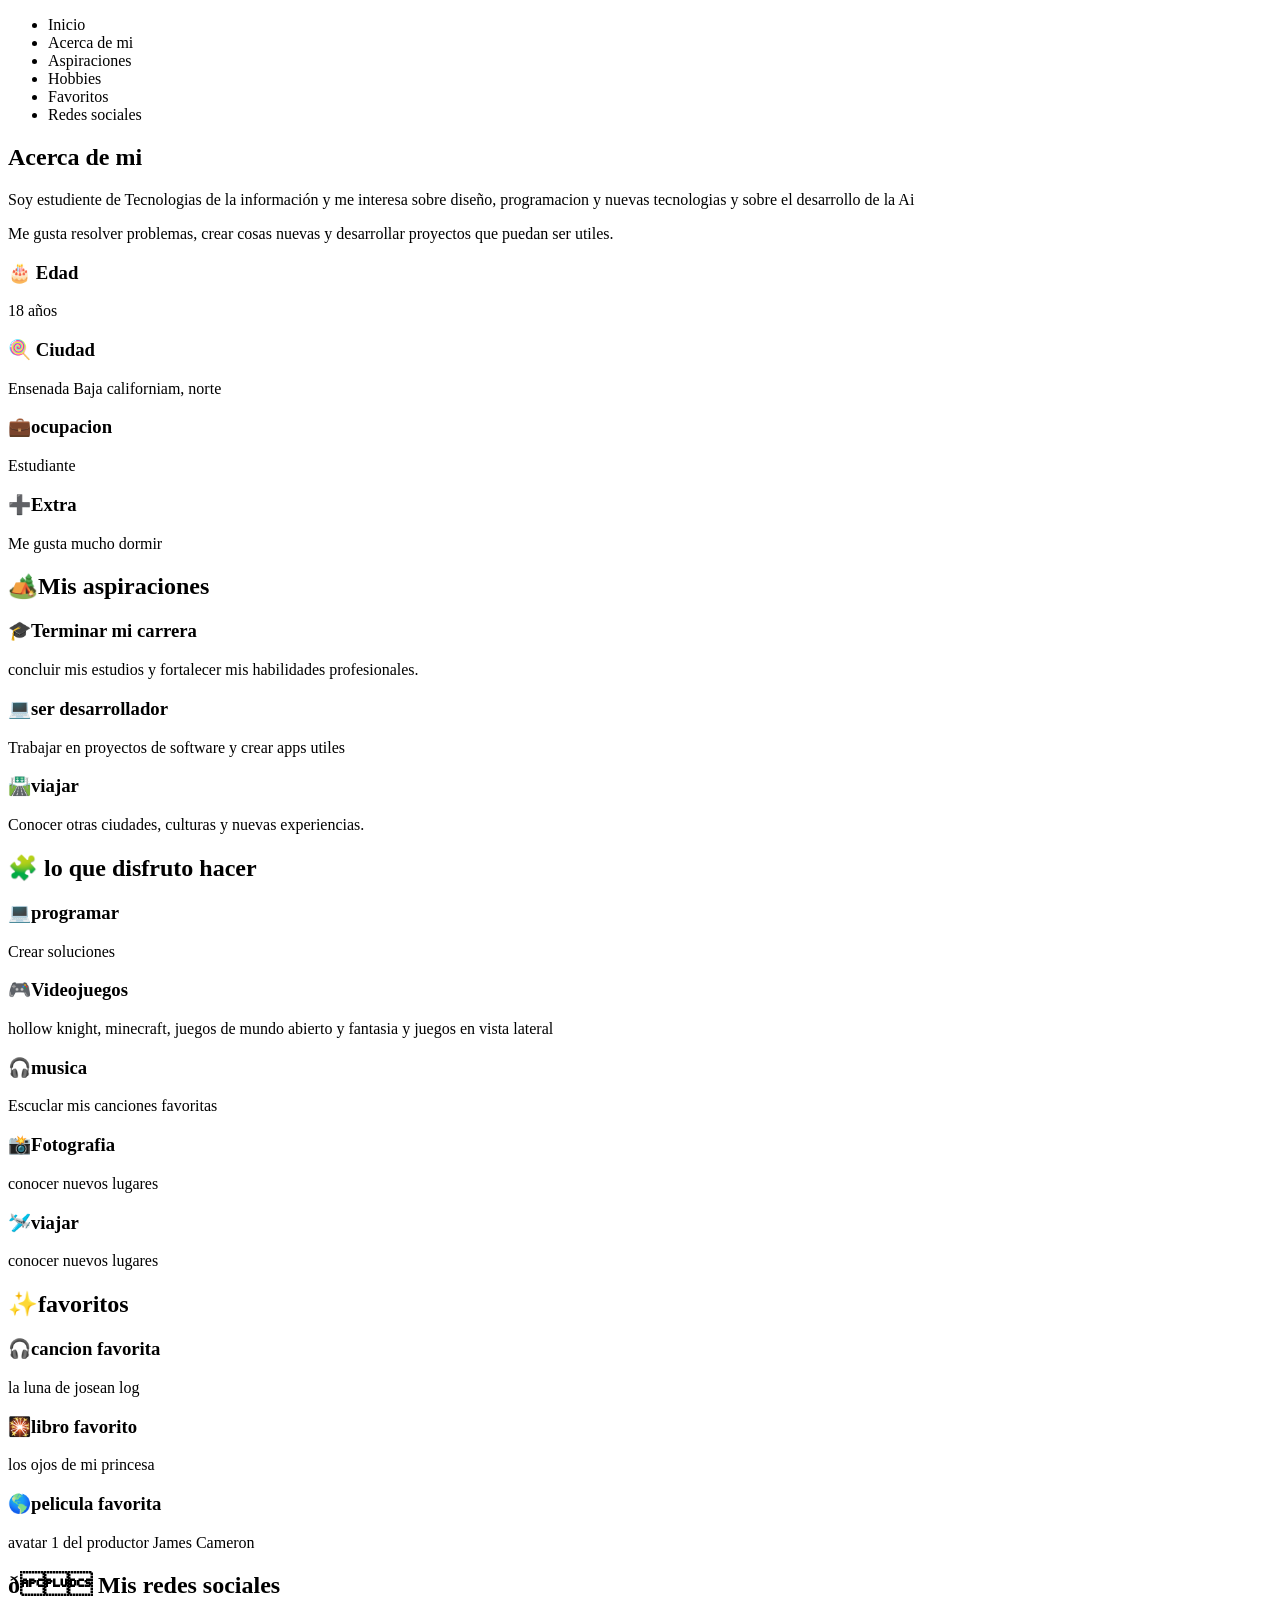
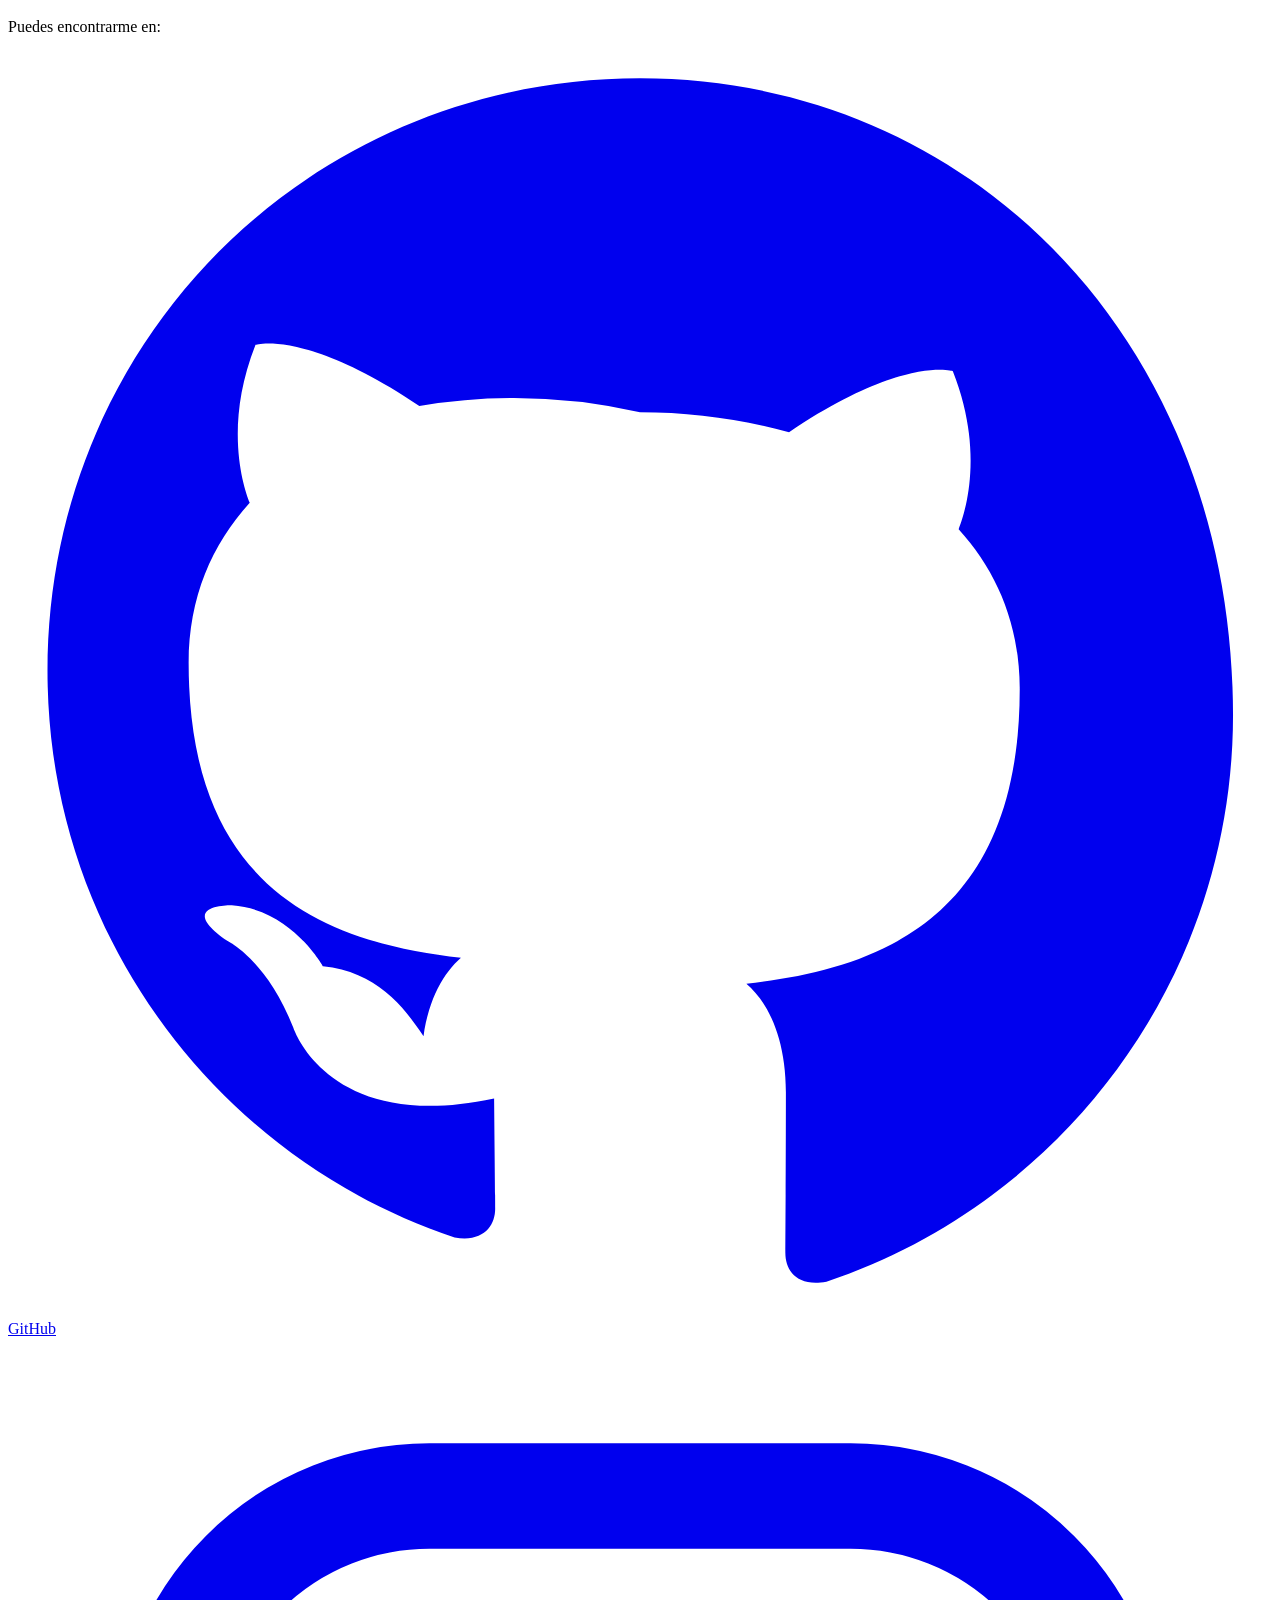
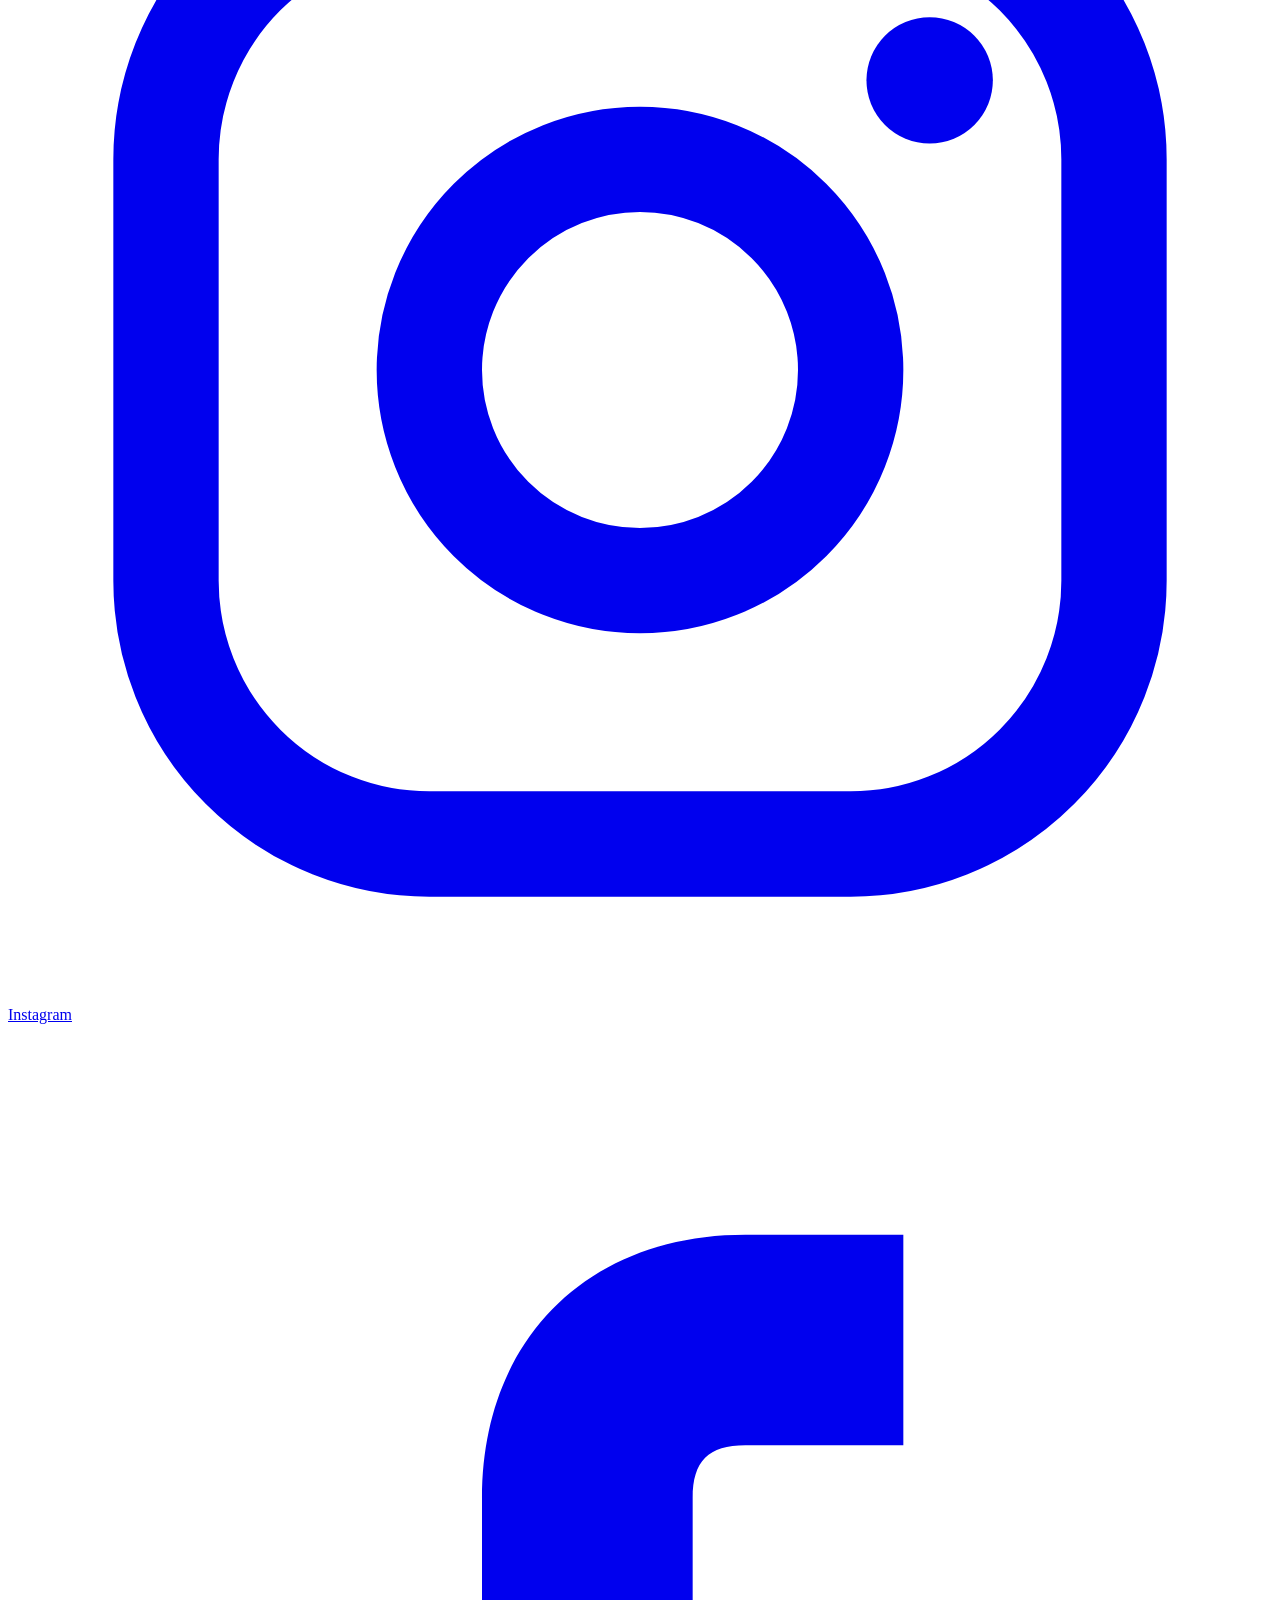
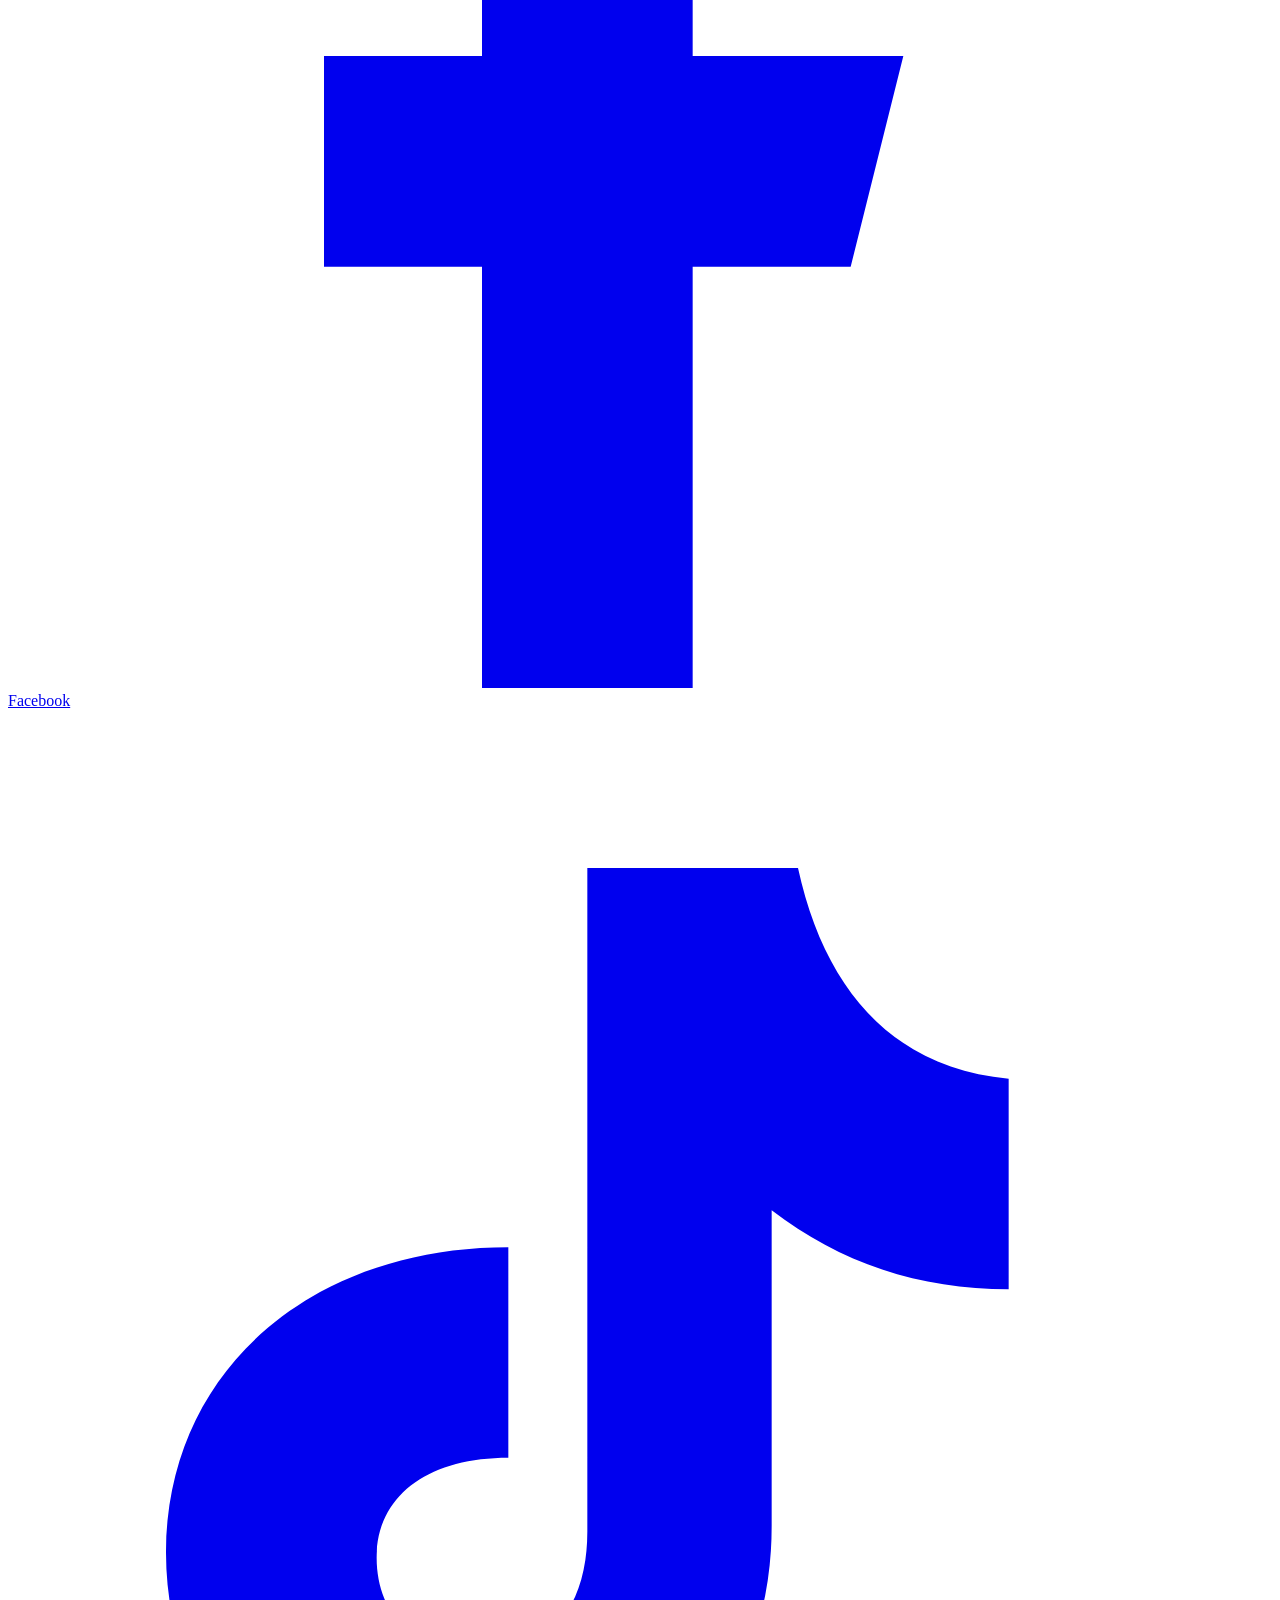
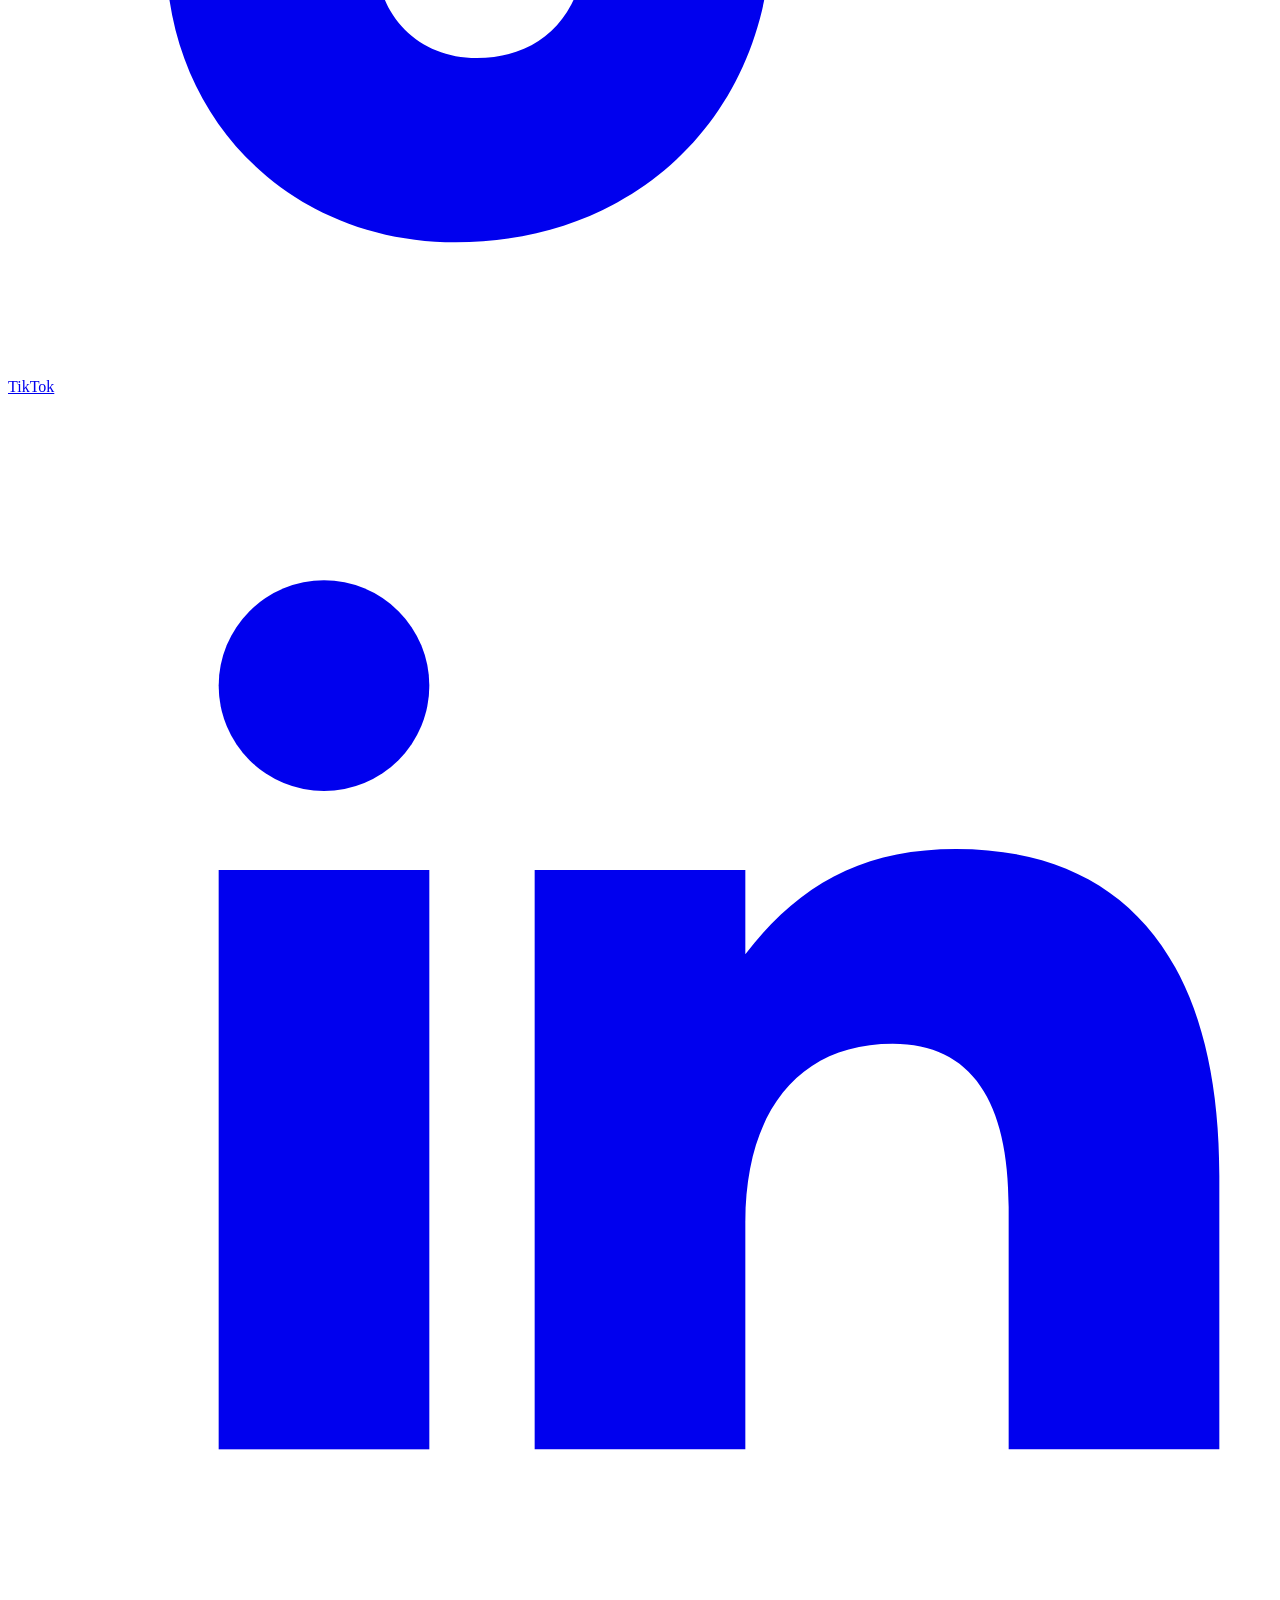
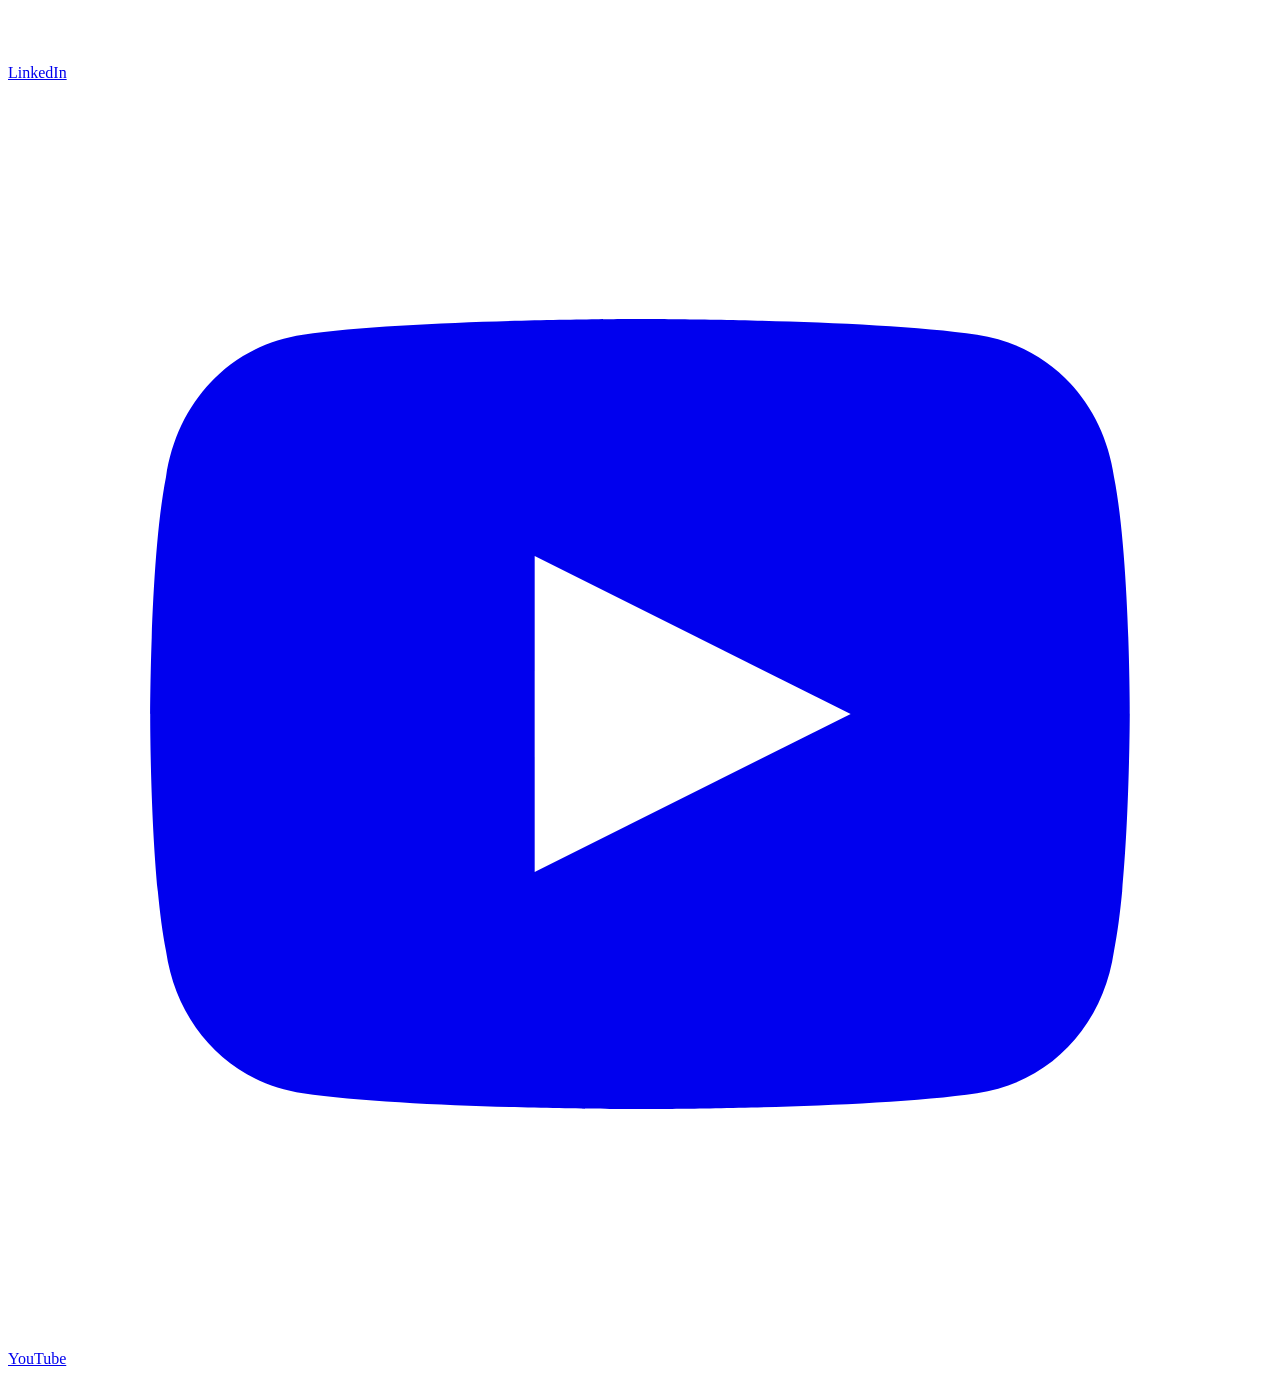
<file: Practica03/assets/MiPerfil.html>
<!DOCTYPE html>
<html lang="en">
<head>
    <meta charset="UTF-8">
    <meta name="vinewport" content="widith=device-widith, initial-scale=1.0">
    <meta name="description" content="Mi ferfil de estudiente">
    <title>Paulina Myllely Angelyn Rodriguez Hernandez T.S.U. en Desarrollo de Software Multiplataforma</title>
    <link id="mi-favicon" rel="icon" href="assets/images/profile.png" type="User.png">
</head>
<body>
    <!-- ========================= -->
    <!-- NAVEGACION -->
     <!--=========================-->

     <nav id="menu"> <!--Etiqueta de semantica con el atributo-->
        <ul> <!-- Unoreded List, Lista desordenada-->
            <li>Inicio</li>
            <li>Acerca de mi</li>
            <li>Aspiraciones</li>
            <li>Hobbies</li>
            <li>Favoritos</li>
            <li>Redes sociales</li>
        </ul>
     </nav>
<!--Acerca de mi-->
<section>
    <h2> Acerca de mi</h2>
    <div> <!--Etiqueta de estructura que agrupa elementos-->
        <div>
            <p>
                Soy estudiente de Tecnologias de la
                 información y me interesa sobre diseño, programacion y nuevas tecnologias 
                 y sobre el desarrollo de la Ai</p>
                 <p>
                    Me gusta resolver problemas, crear cosas nuevas y desarrollar
                    proyectos que puedan ser utiles.
                 </p>
        </div> 

    </div>
    <article>
        <h3>🎂 Edad</h3>
        <p>18 años</p>
    </article>

    <article>
        <h3>🍭 Ciudad</h3>
        <p>Ensenada Baja californiam, norte</p>
    </article>

    <article>
        <h3>💼ocupacion</h3>
        <p>Estudiante</p>
    </article>

    <article>
        <h3>➕Extra</h3>
        <p>Me gusta mucho dormir</p>
    </article>   
</section>

<section id="aspiraciones">
    <h2> 🏕️Mis aspiraciones</h2>
    <div>
        <article>
            <h3>🎓Terminar mi carrera</h3>
            <p>
                concluir mis estudios y fortalecer 
                mis habilidades profesionales.
            </p>

        </article>
        
        <article>
            <h3>💻ser desarrollador</h3>
            <p>
                Trabajar en proyectos de software y crear apps utiles
            </p>
        </article>

        <article>
            <h3>🛣️viajar</h3>
            <p>
                Conocer otras ciudades, culturas y nuevas experiencias.
            </p>
        </article>
    </div>
</section>

<section id="hobbies">
    <h2>🧩 lo que disfruto hacer</h2>

    <div>
        <article>
            <h3>💻programar</h3>
            <p>Crear soluciones</p>
        </article>

        <article>
            <h3>🎮Videojuegos</h3>
            <p>hollow knight, minecraft, juegos de mundo abierto y fantasia y juegos en vista lateral</p>
        </article>

        <article>
            <h3>🎧musica</h3>
            <p>Escuclar mis canciones favoritas</p>
        </article>

        <article>
            <h3>📸Fotografia</h3>
            <p>conocer nuevos lugares</p>
        </article>

        <article>
            <h3>🛩️viajar</h3>
            <p>conocer nuevos lugares</p>
        </article>


    </div>
</section>


<section id="favoritos">
    <h2>✨favoritos</h2>
    <div>
         <article>
            <h3>🎧cancion favorita</h3>
            <p>la luna de josean log</p>
        </article>

        <article>
            <h3>🎇libro favorito</h3>
            <p>los ojos de mi princesa</p>
        </article>

        <article>
            <h3>🌎pelicula favorita</h3>
            <p>avatar 1 del productor James Cameron</p>
        </article>

    </div>

</section>


    <section id="redes"
             >

        <h2>ð Mis redes sociales</h2>

        <p>
            Puedes encontrarme en:
        </p>

        <div >

            <a href="https://github.com/"
               target="_blank"
               aria-label="GitHub">

                <svg viewBox="0 0 24 24">
                    <path fill="currentColor"
                          d="M12 .5C5.73.5.75 5.48.75 11.75c0 5.01
                          3.24 9.26 7.73 10.76.56.1.77-.24.77-.54
                          0-.27-.01-1.16-.02-2.1-3.15.68-3.81-1.34
                          -3.81-1.34-.51-1.3-1.25-1.65-1.25-1.65
                          -1.02-.7.08-.68.08-.68 1.13.08 1.73
                          1.16 1.73 1.16 1 .1 1.54.76 1.91
                          1.33.1-.72.39-1.21.71-1.49-2.52-.29
                          -5.17-1.26-5.17-5.6 0-1.24.44-2.25
                          1.16-3.04-.12-.29-.5-1.46.11-3
                          0 0 .95-.3 3.11 1.16A10.8 10.8
                          0 0112 6.84c.96 0 1.93.13 2.83.38
                          2.16-1.46 3.11-1.16 3.11-1.16.61
                          1.54.23 2.71.11 3 .72.79 1.16
                          1.8 1.16 3.04 0 4.35-2.66 5.31
                          -5.19 5.59.4.34.75 1.02.75 2.06
                          0 1.49-.01 2.69-.01 3.06
                          0 .3.2.65.78.54 4.48-1.5
                          7.72-5.75 7.72-10.76C23.25
                          5.48 18.27.5 12 .5z"/>
                </svg>

                <span>GitHub</span>

            </a>


            <a href="https://www.instagram.com/"
               target="_blank"
               aria-label="Instagram">

                <svg viewBox="0 0 24 24">

                    <rect x="3"
                          y="3"
                          width="18"
                          height="18"
                          rx="5"
                          fill="none"
                          stroke="currentColor"
                          stroke-width="2"/>

                    <circle cx="12"
                            cy="12"
                            r="4"
                            fill="none"
                            stroke="currentColor"
                            stroke-width="2"/>

                    <circle cx="17.5"
                            cy="6.5"
                            r="1.2"
                            fill="currentColor"/>

                </svg>

                <span>Instagram</span>

            </a>


            <a href="https://www.facebook.com/"
               target="_blank"
               aria-label="Facebook">

                <svg viewBox="0 0 24 24">
                    <path fill="currentColor"
                          d="M14 8h3V4h-3
                          c-3 0-5 2-5 5v3H6v4h3v8h4v-8h3l1-4h-4V9
                          c0-.7.3-1 1-1z"/>
                </svg>

                <span>Facebook</span>

            </a>


            <a href="https://www.tiktok.com/"
               target="_blank"
               aria-label="TikTok">

                <svg viewBox="0 0 24 24">
                    <path fill="currentColor"
                          d="M15 3c.5 2.3 1.8 3.8 4 4v4
                          c-1.7 0-3.2-.5-4.5-1.5v6
                          c0 3.6-2.6 6-6 6
                          -3.2 0-5.5-2.4-5.5-5.5
                          0-3.4 2.7-5.8 6.5-5.8v4
                          c-1.5 0-2.5.7-2.5 1.9
                          0 1.1.8 1.9 1.9 1.9
                          1.3 0 2.1-.9 2.1-2.4V3z"/>
                </svg>

                <span>TikTok</span>

            </a>


            <a href="https://www.linkedin.com/"
               target="_blank"
               aria-label="LinkedIn">

                <svg viewBox="0 0 24 24">

                    <rect x="4"
                          y="9"
                          width="4"
                          height="11"
                          fill="currentColor"/>

                    <circle cx="6"
                            cy="5.5"
                            r="2"
                            fill="currentColor"/>

                    <path fill="currentColor"
                          d="M10 9h4v1.6
                          c1-1.3 2.2-2 4-2
                          3.2 0 5 2.1 5 6.2V20h-4v-4.6
                          c0-2-.7-3.1-2.2-3.1
                          -1.8 0-2.8 1.3-2.8 3.4V20h-4z"/>

                </svg>

                <span>LinkedIn</span>

            </a>


            <a href="https://www.youtube.com/"
               target="_blank"
               aria-label="YouTube">

                <svg viewBox="0 0 24 24">

                    <path fill="currentColor"
                          d="M21 7.5
                          c-.2-1.4-1.2-2.5-2.6-2.7
                          C16.4 4.5 12 4.5 12 4.5
                          s-4.4 0-6.4.3
                          C4.2 5 3.2 6.1 3 7.5
                          2.7 9 2.7 12 2.7 12
                          s0 3 .3 4.5
                          c.2 1.4 1.2 2.5 2.6 2.7
                          2 .3 6.4.3 6.4.3
                          s4.4 0 6.4-.3
                          c1.4-.2 2.4-1.3 2.6-2.7
                          .3-1.5.3-4.5.3-4.5
                          s0-3-.3-4.5z"/>

                    <polygon points="10,9 16,12 10,15"
                             fill="white"/>

                </svg> 

                <span>YouTube</span>

            </a>

        </div>

    </section>
</body>
</html>
</file>
<file: Practica03/CSS/styles.CSS>
/* Esto es un comentarion en CSS*/
/*body
 {
bacrkound-color: #fff9f5; 
}
#Acerca-de-mi{
    background-color: #f6e7d8;
}
.menu_option{
    bacround-color: #d98ba5;
    color: #8f4a62;
    font-famyly: Georgia, 'Times New Roman', Times, serif;
}
.menu_option:hover{
    backround-color: #efc6d4;
}*/

* {
    box-sizing: border-box;
}

html {
    scroll-behavior: smooth;
}

body {
    margin: 0;
    padding-top: 70px;
    font-family: Arial, Helvetica, sans-serif;
    background: #d98ba5;
    color: #520f0f;
    line-height: 1.6;
}

/* NAVEGACIÓN */
nav {
    position: fixed;
    top: 0;
    left: 0;
    width: 100%;
    padding: 14px 7%;
    display: flex;
    justify-content: space-between;
    align-items: center;
    background: rgba(15, 23, 42, 0.45);
    backdrop-filter: blur(15px);
    border-bottom: 1px solid rgba(255, 255, 255, 0.12);
    z-index: 1000;
    transition: 0.3s;
}

nav h2 {
    color: white;
}

nav ul {
    list-style: none;
    display: flex;
    gap: 25px;
    margin: 0;
    padding: 0;
}

nav a {
    color: white;
    text-decoration: none;
    font-weight: bold;
    transition: 0.3s;
}

nav a:hover { 
    color: tomato;
}

/* SECCIONES Y PARALLAX */
.parallax {
    min-height: 100vh;
    background-size: cover;
    background-position: center;
    background-repeat: no-repeat;
    background-attachment: fixed;
    display: flex;
    align-items: center;
    justify-content: center;
    padding: 90px 20px;
    position: relative;
}

/* Regla para posicionar el cuadro Hero a la izquierda */
#inicio.parallax {
    justify-content: flex-start;
    padding-left: 5%;
}

.parallax::before {
    content: "";
    position: absolute;
    inset: 0;
    background: rgba(0, 0, 0, 0.38);
}

.parallax > * {
    position: relative;
    z-index: 2;
}

.parallax-1 {
    background-image: url("../assets/fondo1.jpg");
}

.parallax-2 {
    background-image: url("../assets/fondo2.jpg");
}

.parallax-3 {
    background-image: url("../assets/fondo3.jpg");
}

.parallax-4 {
    background-image: url("../assets/fondo4.jpg");
}

.parallax-5 {
    background-image: url("../assets/fondo5.jpg");
}

/* ESTILOS DE COMPONENTES */
.profile-img {
    width: clamp(180px, 20vmin, 300px);
    height: clamp(180px, 20vmin, 300px);
    object-fit: cover;
    border-radius: 50%;
    display: block;
    margin: 0 0 15px 0;
    flex-shrink: 0;
    box-shadow: 0 10px 30px rgba(255, 255, 255, 0.4);
}

.glass {
    background: rgba(20, 30, 50, 0.38);
    color: #ffffff;
    backdrop-filter: blur(14px);
    border: 1px solid rgba(255, 255, 255, 0.25);
    border-radius: 24px;
    box-shadow: 0 25px 50px rgba(0, 0, 0, 0.25);
    padding: 30px;
    text-align: left;
    max-width: 900px;
    display: flex;
    flex-direction: row;
    align-items: center;
    justify-content: flex-start;
    gap: 30px;
}

.boton {
    display: inline-block;
    margin-top: 15px;
    padding: 10px 20px;
    background: #d98ba5;
    color: #520f0f;
    text-decoration: none;
    border-radius: 8px;
    font-weight: bold;
    transition: 0.3s;
}

.boton:hover {
    background: #ffffff;
}

.section {
    padding: 60px 20px;
    max-width: 1000px;
    margin: 0 auto;
}

.section h2 {
    font-size: 2.4em;
    margin-bottom: 45px;
    text-align: center;
}

/* CONTENEDORES */
.contenedor {
    max-width: 1100px;
    margin: auto;
    padding: 0 20px;
}

.card {
    background: rgb(245, 191, 211);
    color: #222;
    padding: 30px;
    border-radius: 20px;
    box-shadow: 0 12px 40px rgba(0,0,0,0.12);
    transition: 0.3s;
}

.card:hover {
    transform: translateY(-8px);
    box-shadow: 0 20px 40px rgba(30,41,59,0.80);
}

/* DATOS PERSONALES */
.datos {
    margin-top: 30px; 
    display: grid;
    grid-template-columns: repeat(auto-fit, minmax(200px, 1fr));
    gap: 20px;
}

.datos article {
    padding: 15px;
    text-align: center;
    background: rgb(245, 191, 211);
    border-radius: 10px;
    box-shadow: 0 10px 20px rgba(0, 0, 0, .08);
}

/* GRID */
.grid {
    display: grid;
    grid-template-columns: repeat(auto-fit, minmax(280px, 1fr));
    gap: 25px;
    max-width: 1200px;
    margin: auto;
}

/* IMÁGENES */
.card img {
    width: 100%;
    max-height: 280px;
    object-fit: cover;
    border-radius: 15px;
}

/* SECCIONES */
.seccion {
    min-height: 80vh;
    padding: 100px 8%;
}

.seccion h2 {
    text-align: center;
    font-size: 2.4rem;
    margin-bottom: 45px;
}

/* REDES SOCIALES */
.redes {
    text-align: center;
}

.redes-sociales {
    display: flex;
    justify-content: center;
    flex-wrap: wrap;
    gap: 20px;
}

.redes-sociales a {
    display: flex;
    flex-direction: column;
    align-items: center;
    gap: 8px;
    min-width: 120px;
    padding: 18px;
    color: #ffffff;
    background: linear-gradient(145deg, #1e293b, #334155);
    border-radius: 18px;
    text-decoration: none;
    box-shadow: 0 12px 25px rgba(0,0,0, 0.2);
    transition: 0.3s;
}

.redes-sociales a:hover {
    transform: translateY(-8px) scale(1.05);
    background: linear-gradient(145deg, #2563eb, #7c3aed);
}

.redes-sociales svg {
    width: 36px;
}

.cinco {
    grid-template-columns: repeat(5, 1fr);
}
/* ========================================== */
/* CARRUSEL DE FAVORITOS Y REPRODUCTOR AUDIO  */
/* ========================================== */

.carrusel-contenedor {
    position: relative;
    max-width: 600px;
    margin: 0 auto;
    display: flex;
    align-items: center;
    justify-content: center;
}

.carrusel-track {
    width: 100%;
    position: relative;
    min-height: 480px;
}

.carrusel-item {
    display: none; /* Oculta todas las tarjetas por defecto */
    text-align: center;
}

.carrusel-item.active {
    display: block; /* Muestra solo la tarjeta activa */
    animation: fadeIn 0.4s ease-in-out;
}

@keyframes fadeIn {
    from { opacity: 0; transform: scale(0.96); }
    to { opacity: 1; transform: scale(1); }
}

/* Botones / Flechas de navegación */
.carrusel-btn {
    position: absolute;
    top: 50%;
    transform: translateY(-50%);
    background: rgba(30, 41, 59, 0.75);
    color: white;
    border: none;
    font-size: 2rem;
    padding: 10px 18px;
    cursor: pointer;
    border-radius: 50%;
    z-index: 10;
    transition: 0.3s;
}

.carrusel-btn:hover {
    background: #d98ba5;
    color: #520f0f;
}

.carrusel-btn.prev {
    left: -60px;
}

.carrusel-btn.next {
    right: -60px;
}

/* Estilos de la imagen dentro de la tarjeta */
.carrusel-item img {
    width: 100%;
    height: 220px;
    object-fit: cover;
    border-radius: 12px;
    margin-bottom: 15px;
}

/* Estilo personalizado para el reproductor de audio */
.reproductor-audio {
    width: 100%;
    margin-top: 15px;
    border-radius: 30px;
}
</file>
